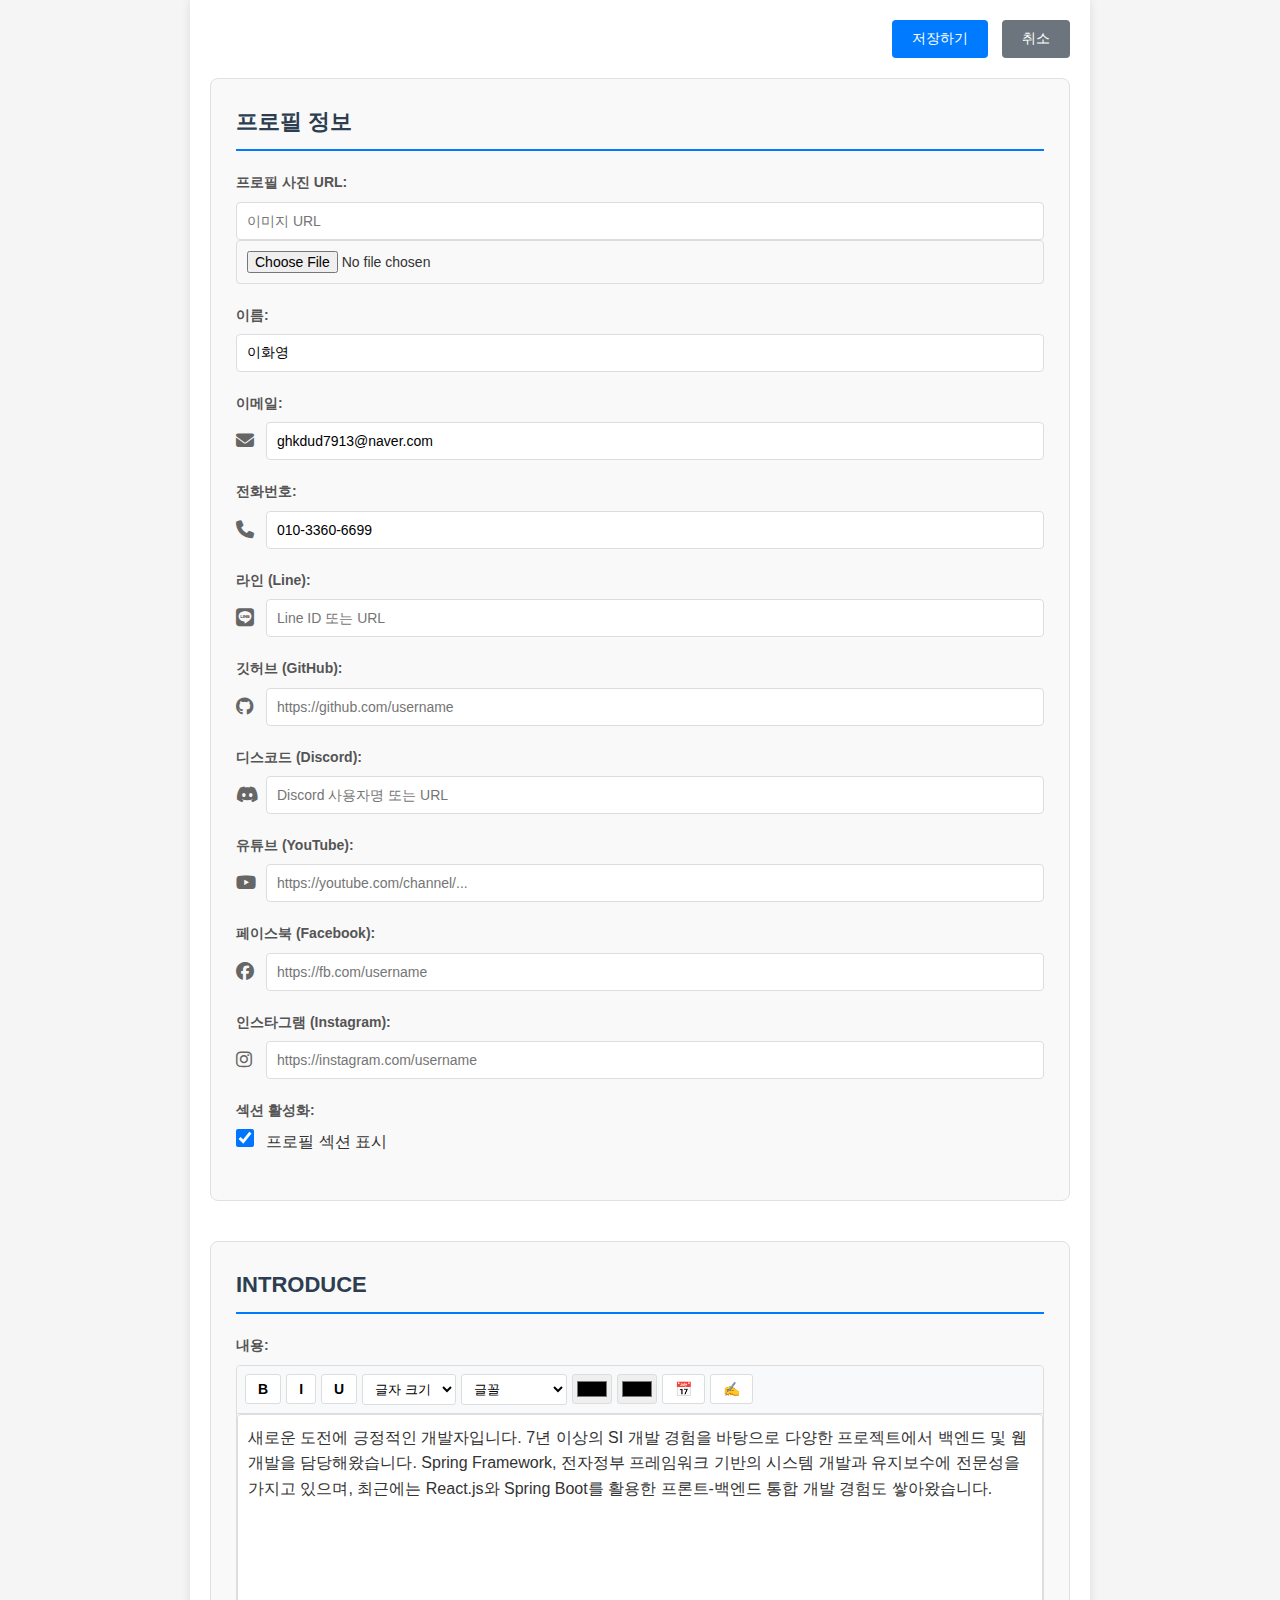
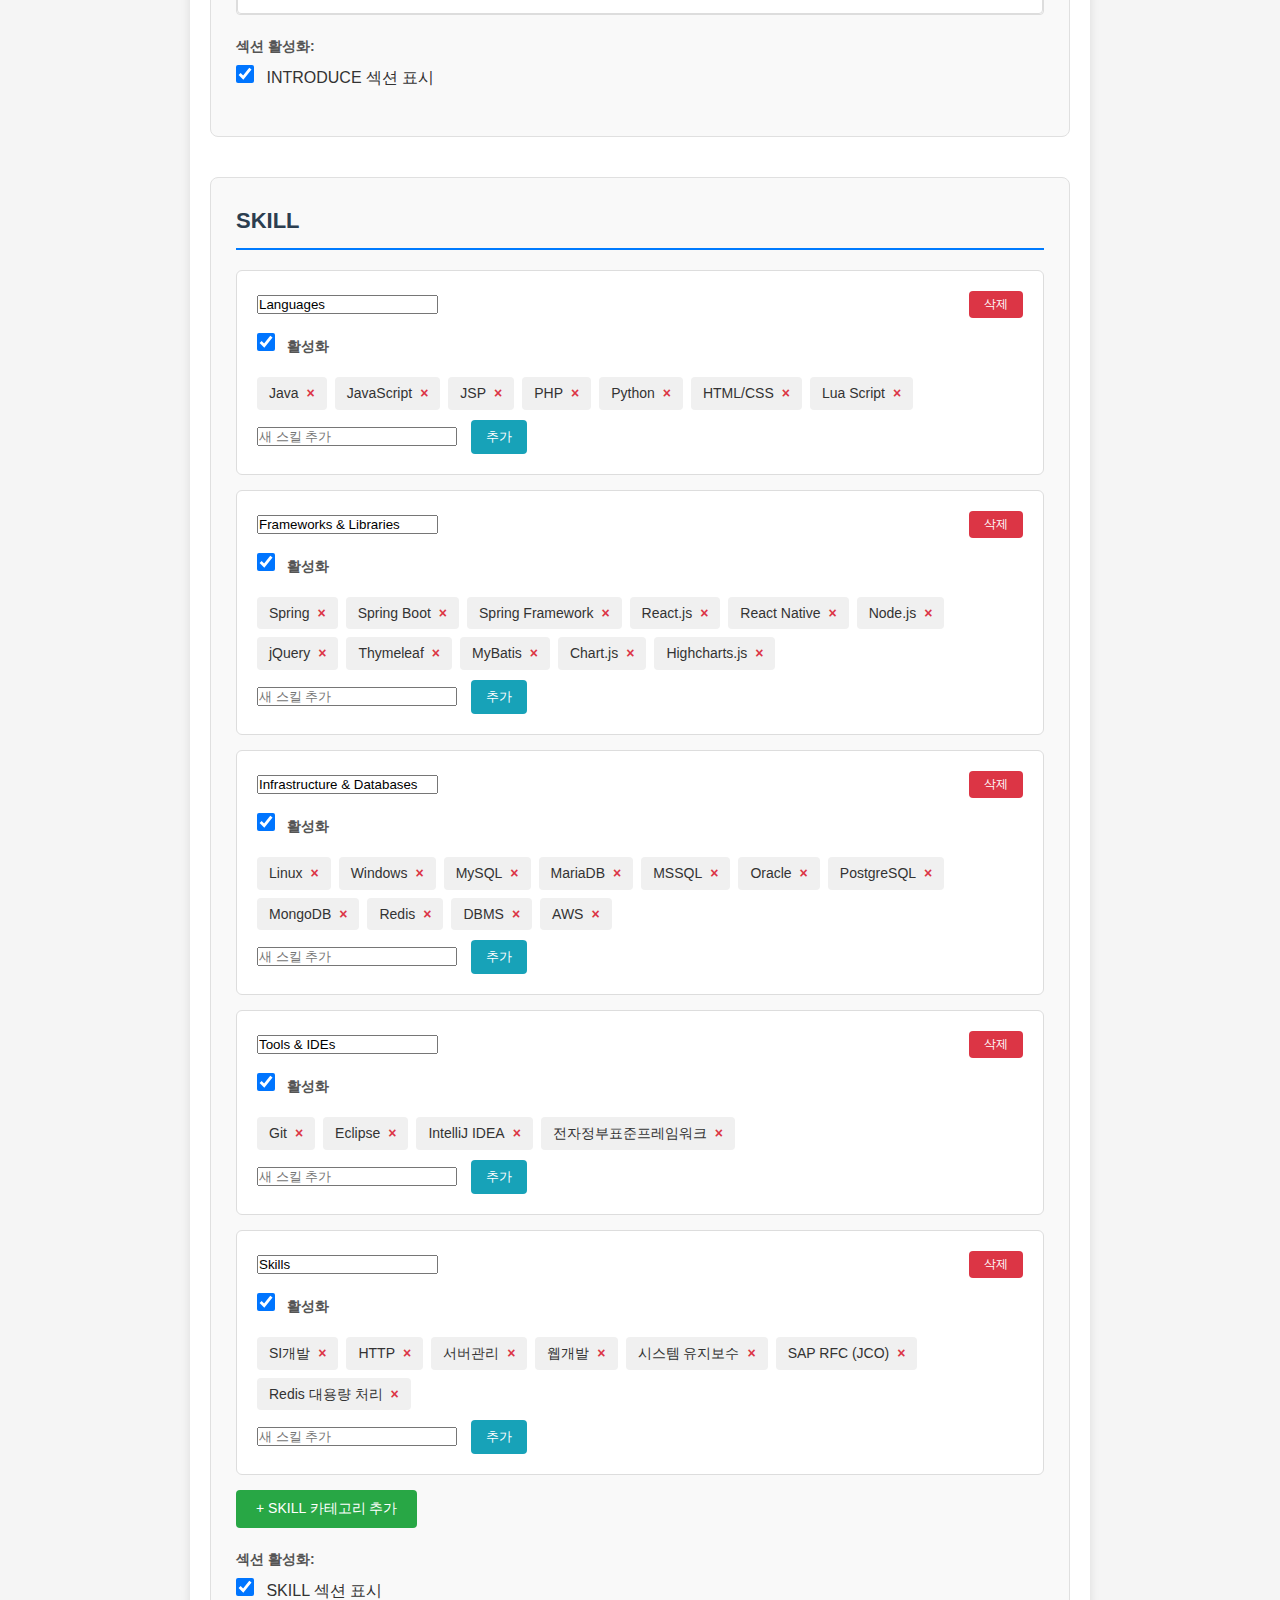
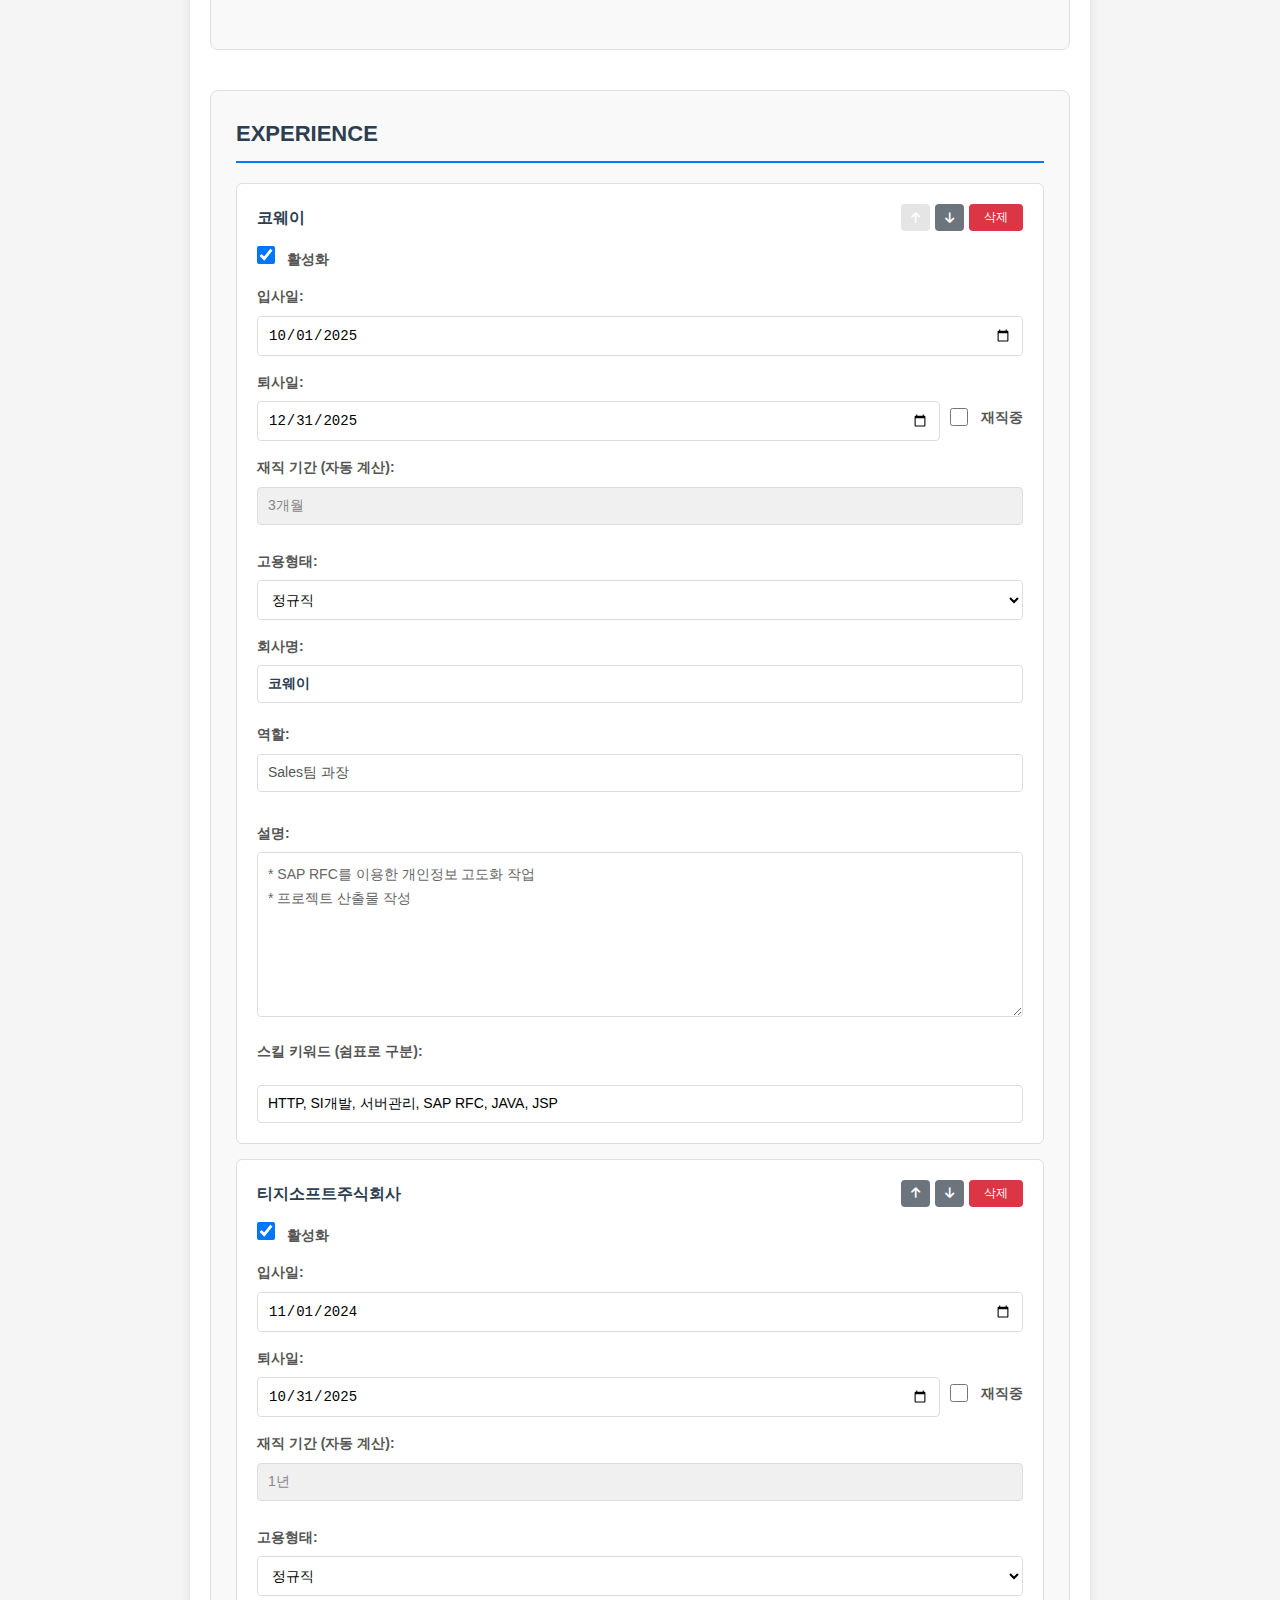
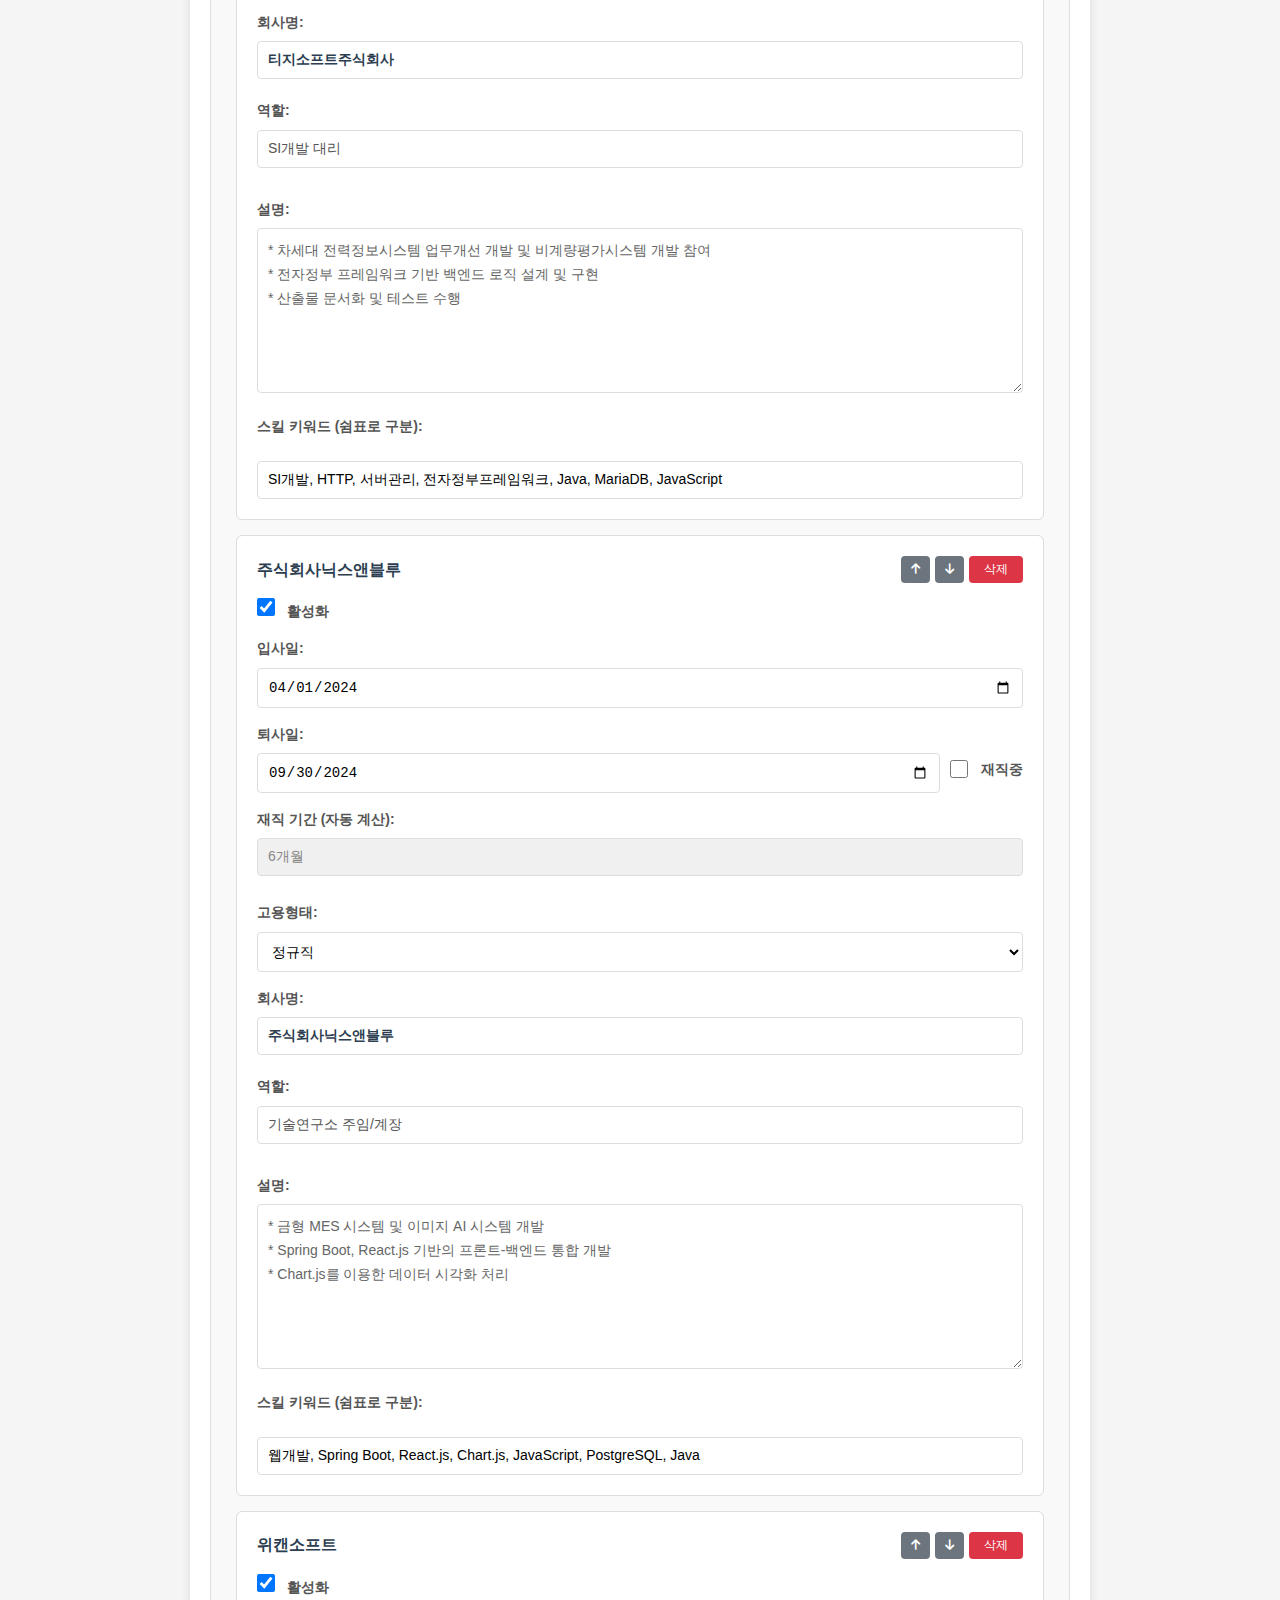
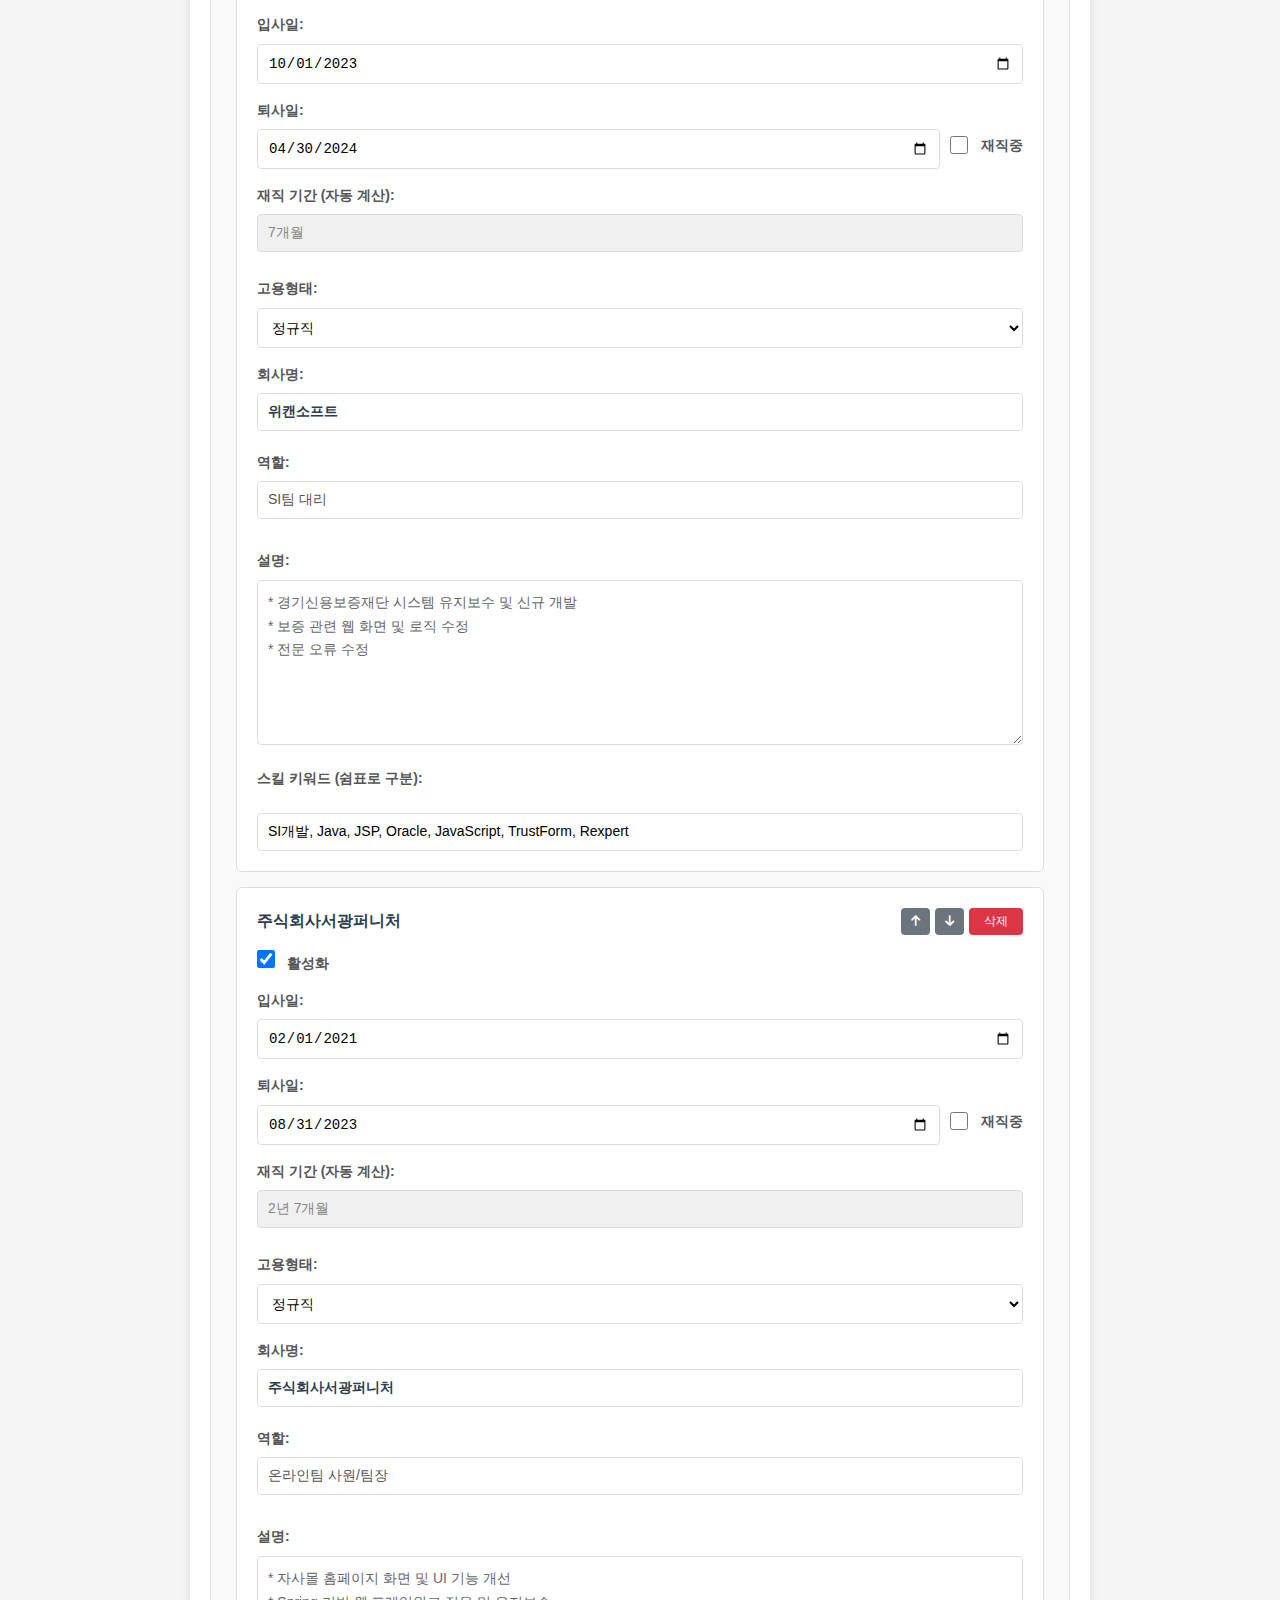
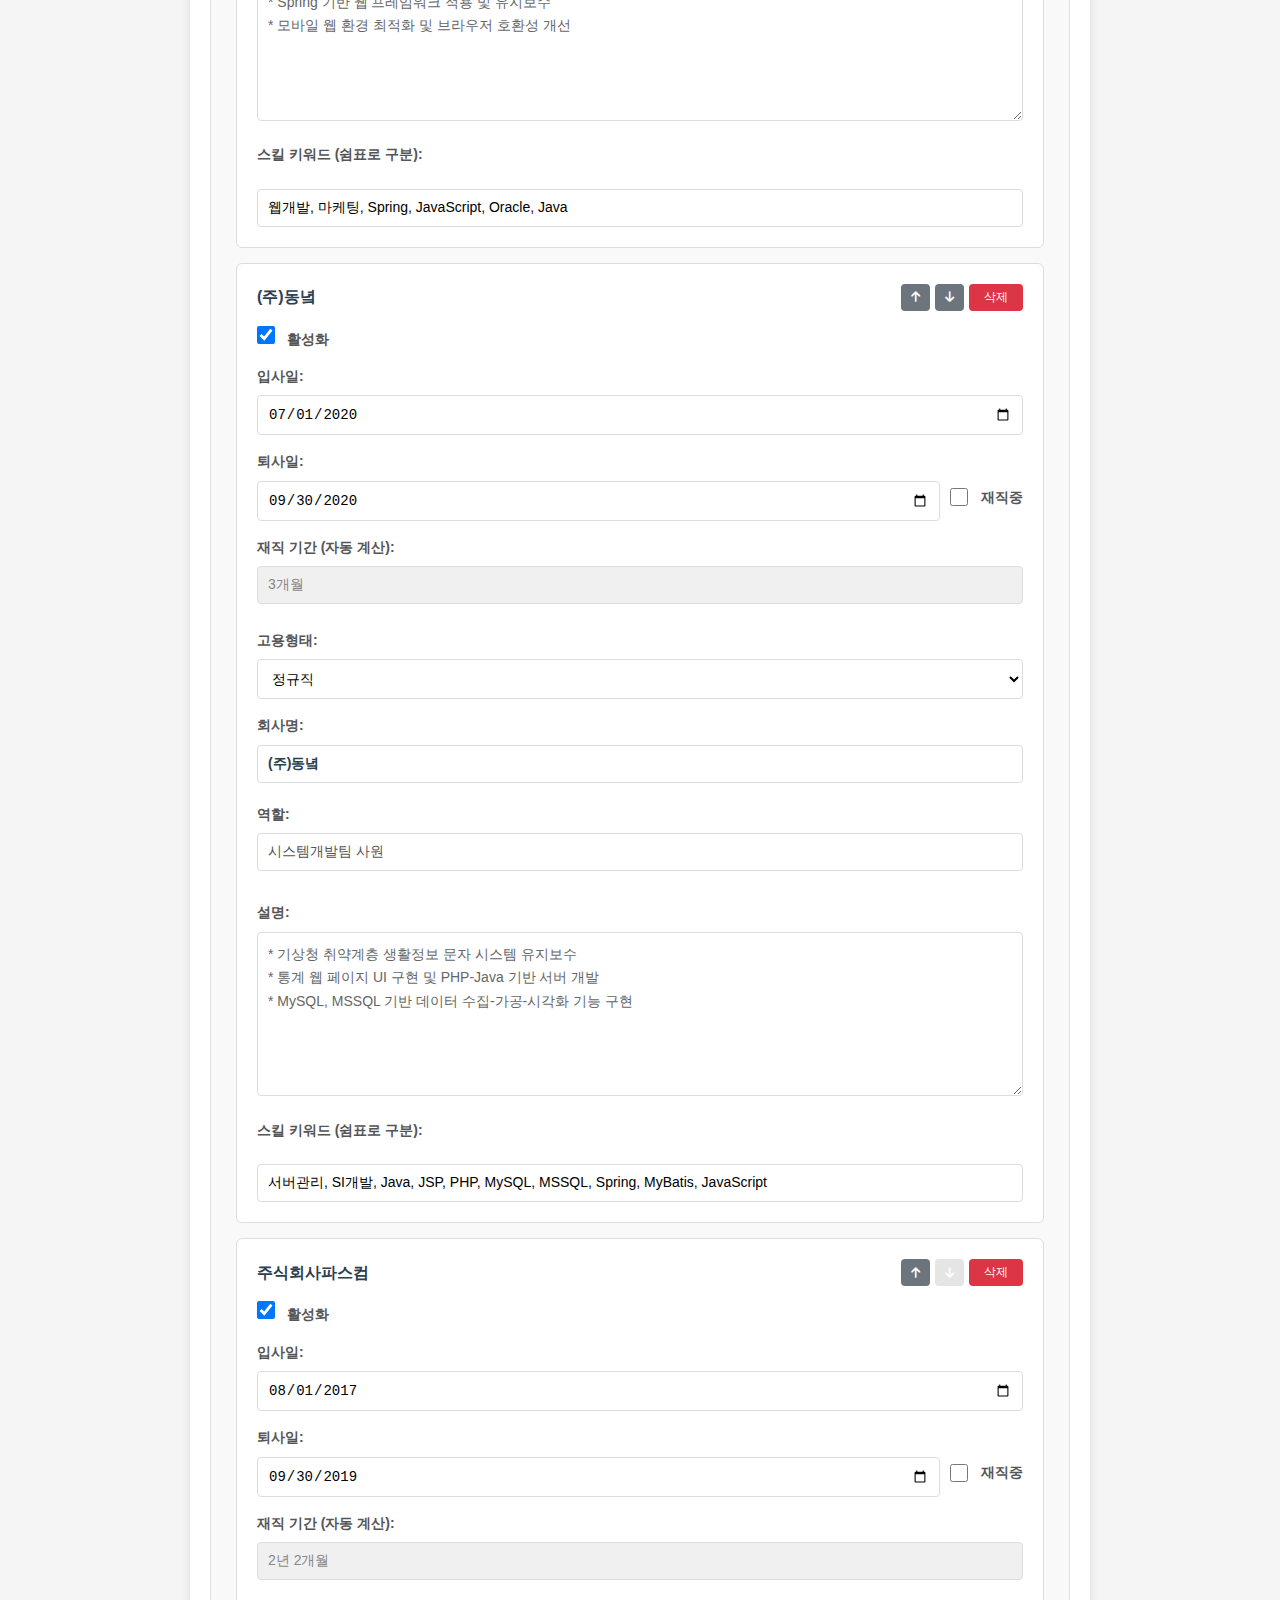
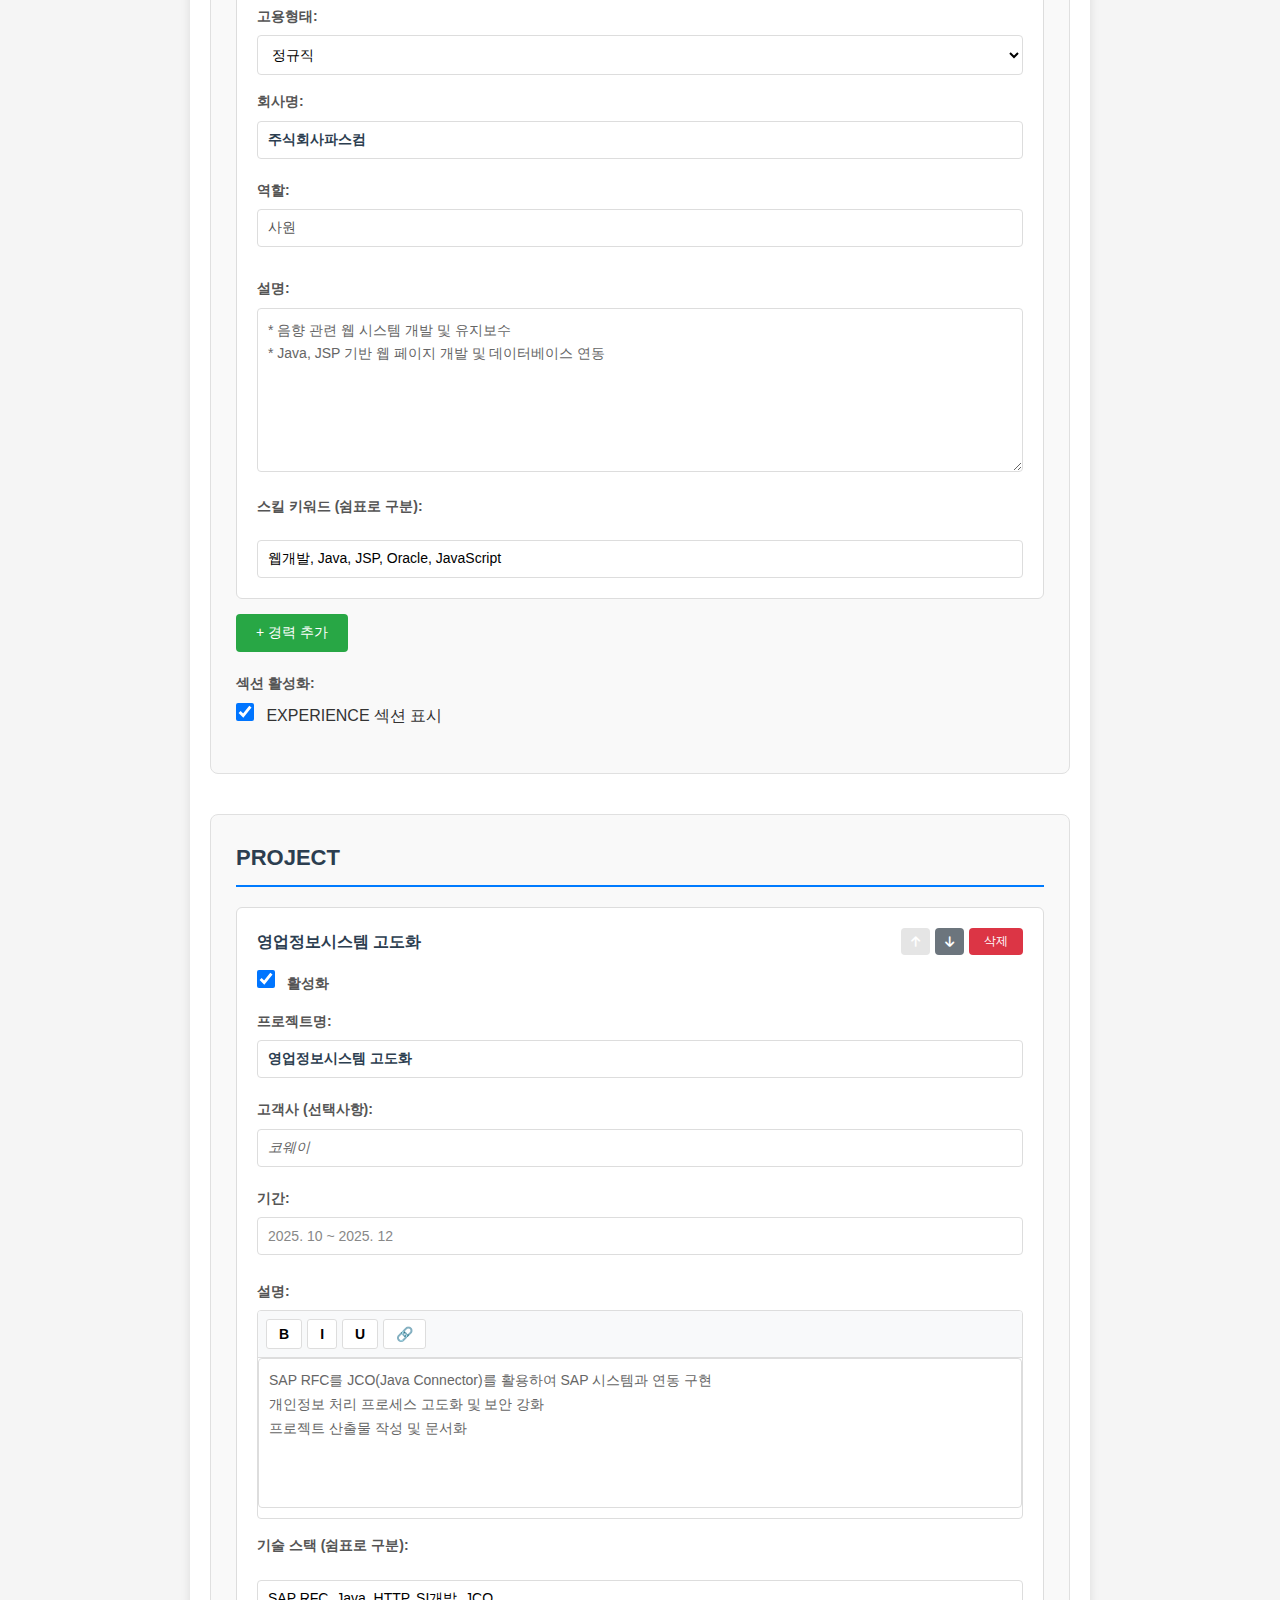
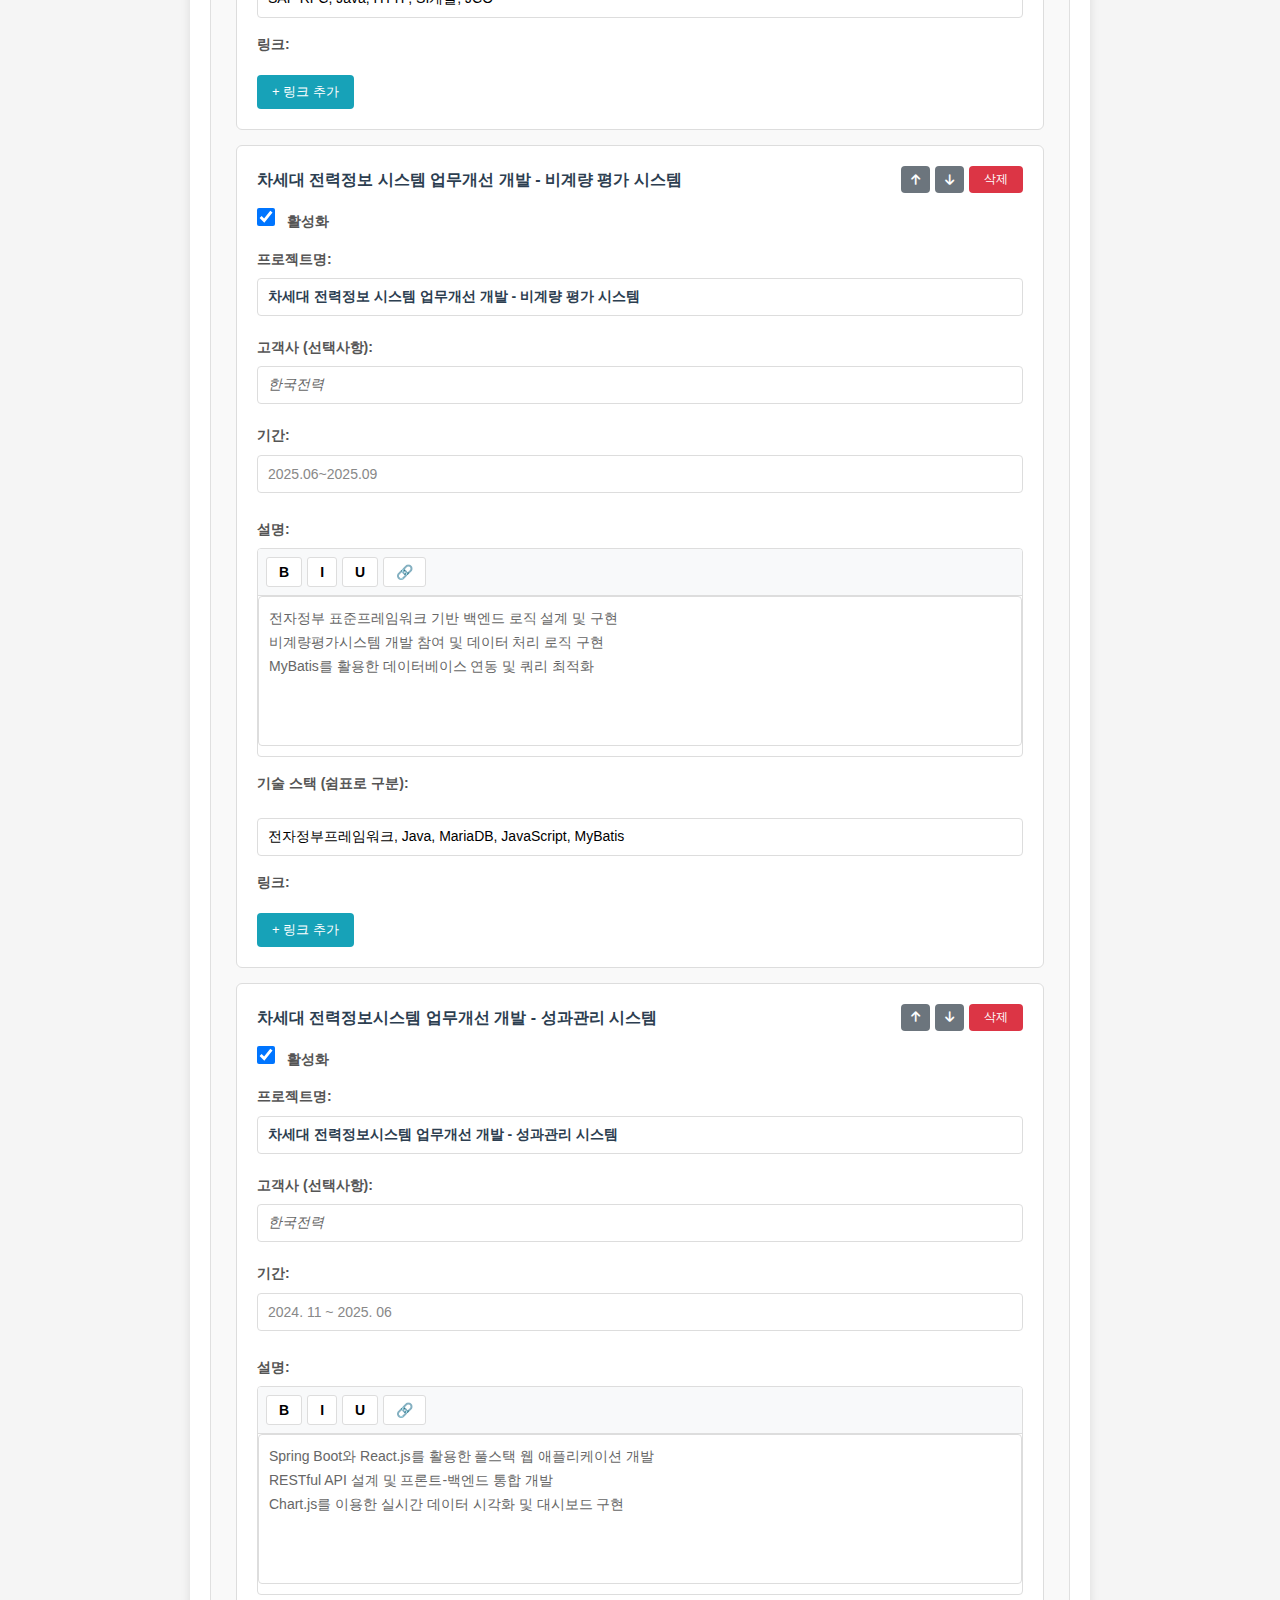
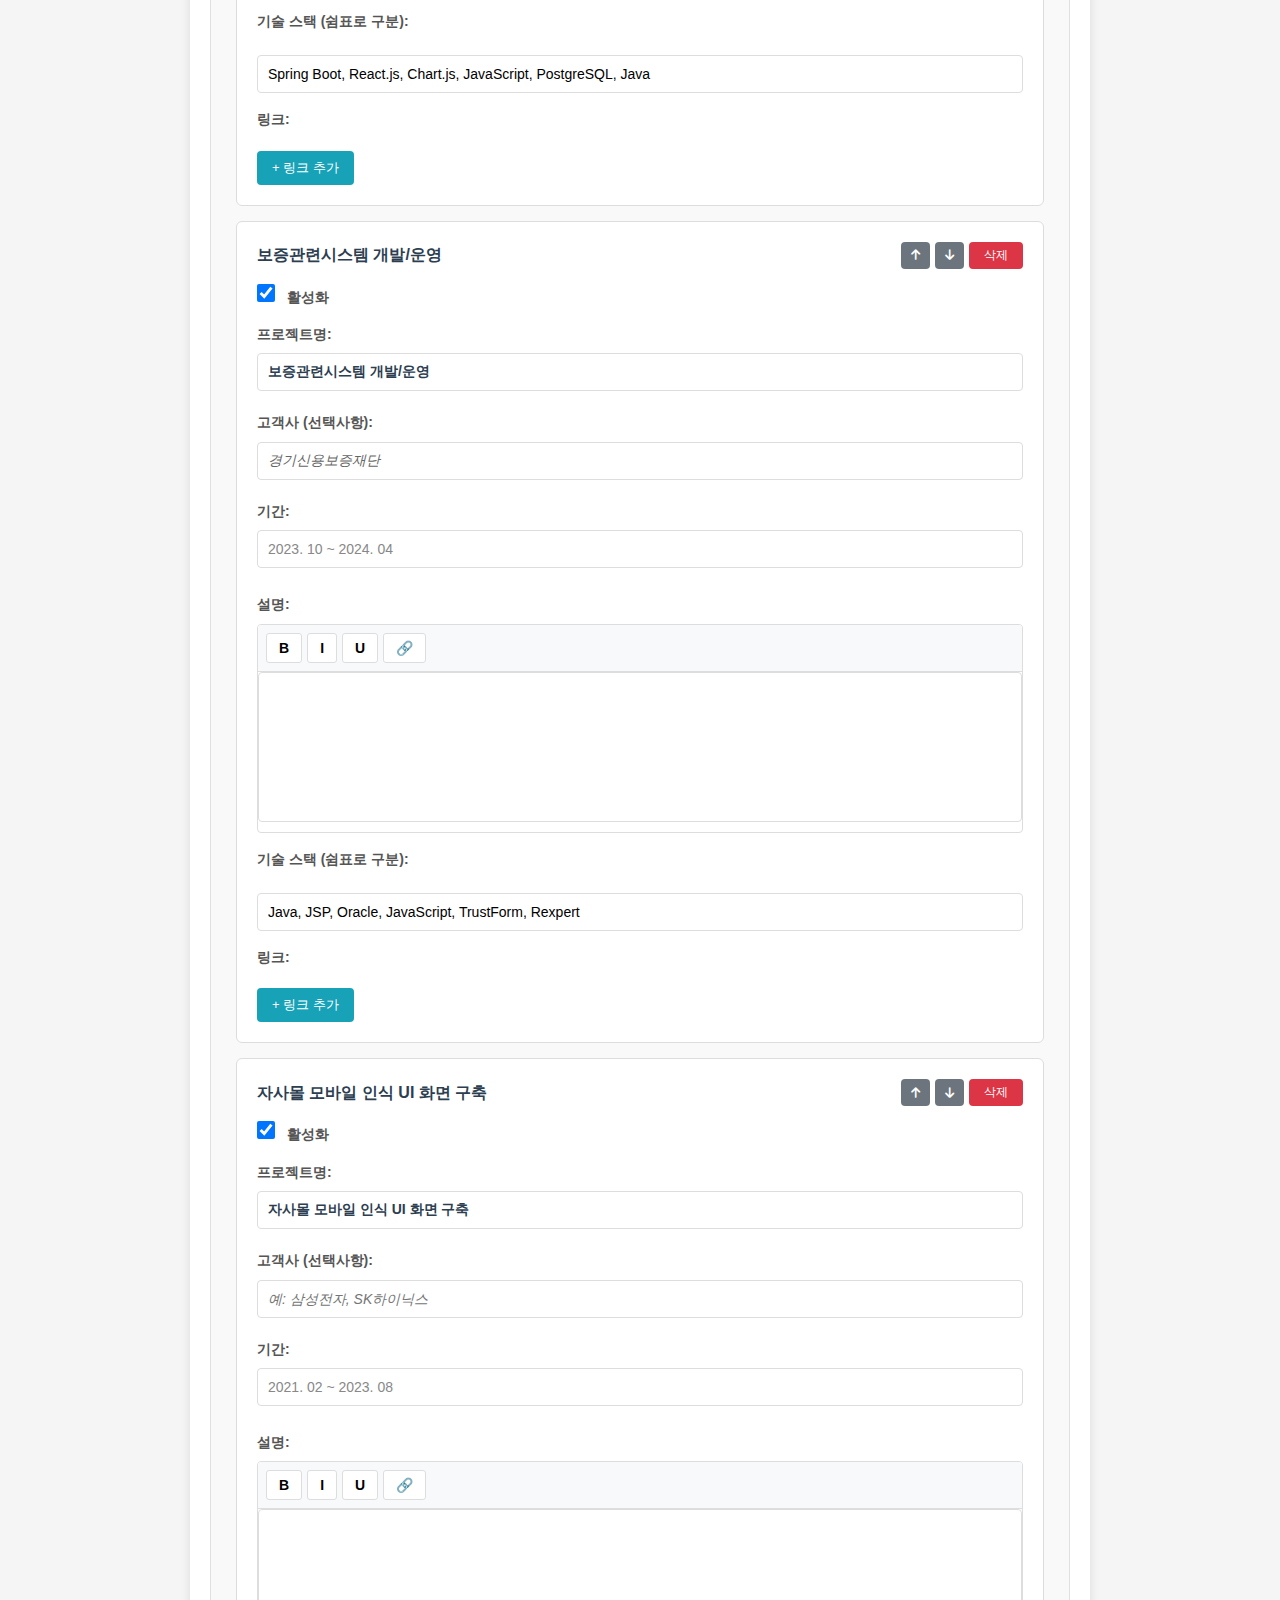
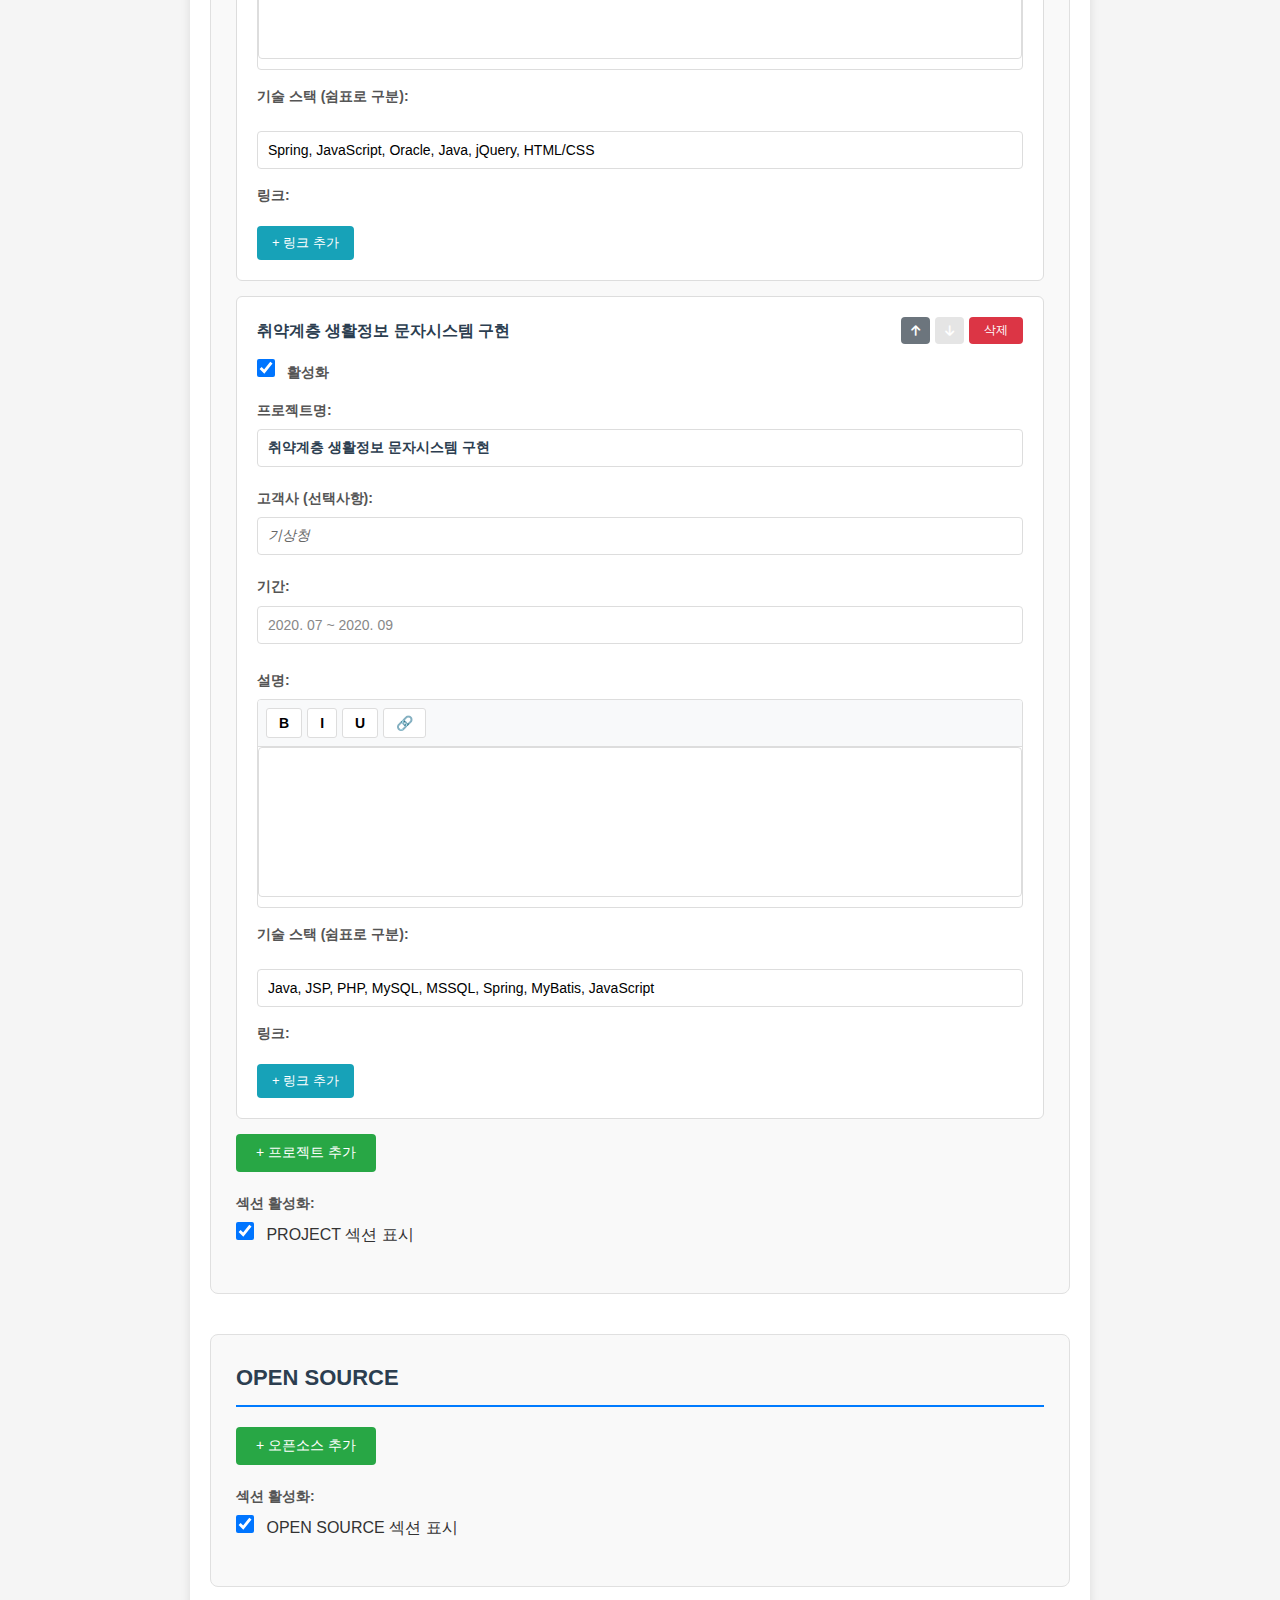
<file: edit.html>
<!DOCTYPE html>
<html lang="ko">
<head>
    <meta charset="UTF-8">
    <meta name="viewport" content="width=device-width, initial-scale=1.0">
    <title>편집 - 개발 경력기술서</title>
    <link rel="stylesheet" href="https://cdnjs.cloudflare.com/ajax/libs/font-awesome/6.4.0/css/all.min.css">
    <link rel="stylesheet" href="styles.css">
    <link rel="stylesheet" href="edit-styles.css">
</head>
<body>
    <div class="container">
        <div class="header-actions">
            <button id="saveBtn" class="save-btn">저장하기</button>
            <button id="cancelBtn" class="cancel-btn">취소</button>
        </div>

        <!-- 프로필 편집 -->
        <div class="edit-section">
            <h2>프로필 정보</h2>
            <div class="form-group">
                <label>프로필 사진 URL:</label>
                <input type="text" id="editProfileImage" placeholder="이미지 URL">
                <input type="file" id="editProfileImageFile" accept="image/*">
                <div id="imageCropContainer" style="display: none; margin-top: 20px;">
                    <div class="crop-preview-container">
                        <div class="crop-preview-wrapper">
                            <img id="cropPreviewImage" style="max-width: 100%; display: block;">
                            <div id="cropOverlay" class="crop-overlay"></div>
                        </div>
                    </div>
                    <div class="crop-controls">
                        <label>크롭 영역 크기:</label>
                        <input type="range" id="cropSizeSlider" min="50" max="200" value="150" style="width: 200px; margin: 0 10px;">
                        <span id="cropSizeValue">150px</span>
                        <button type="button" class="apply-crop-btn" onclick="applyImageCrop()">크롭 적용</button>
                    </div>
                </div>
            </div>
            <div class="form-group">
                <label>이름:</label>
                <input type="text" id="editProfileName" placeholder="이름">
            </div>
            <div class="form-group">
                <label>이메일:</label>
                <div style="display: flex; align-items: center; gap: 10px;">
                    <i class="fas fa-envelope" style="font-size: 18px; color: #666; width: 20px;"></i>
                    <input type="email" id="editProfileEmail" placeholder="이메일" style="flex: 1;">
                </div>
            </div>
            <div class="form-group">
                <label>전화번호:</label>
                <div style="display: flex; align-items: center; gap: 10px;">
                    <i class="fas fa-phone" style="font-size: 18px; color: #666; width: 20px;"></i>
                    <input type="text" id="editProfilePhone" placeholder="전화번호" style="flex: 1;">
                </div>
            </div>
            <div class="form-group">
                <label>라인 (Line):</label>
                <div style="display: flex; align-items: center; gap: 10px;">
                    <i class="fab fa-line" style="font-size: 18px; color: #666; width: 20px;"></i>
                    <input type="text" id="editProfileLine" placeholder="Line ID 또는 URL" style="flex: 1;">
                </div>
            </div>
            <div class="form-group">
                <label>깃허브 (GitHub):</label>
                <div style="display: flex; align-items: center; gap: 10px;">
                    <i class="fab fa-github" style="font-size: 18px; color: #666; width: 20px;"></i>
                    <input type="url" id="editProfileGithub" placeholder="https://github.com/username" style="flex: 1;">
                </div>
            </div>
            <div class="form-group">
                <label>디스코드 (Discord):</label>
                <div style="display: flex; align-items: center; gap: 10px;">
                    <i class="fab fa-discord" style="font-size: 18px; color: #666; width: 20px;"></i>
                    <input type="text" id="editProfileDiscord" placeholder="Discord 사용자명 또는 URL" style="flex: 1;">
                </div>
            </div>
            <div class="form-group">
                <label>유튜브 (YouTube):</label>
                <div style="display: flex; align-items: center; gap: 10px;">
                    <i class="fab fa-youtube" style="font-size: 18px; color: #666; width: 20px;"></i>
                    <input type="url" id="editProfileYoutube" placeholder="https://youtube.com/channel/..." style="flex: 1;">
                </div>
            </div>
            <div class="form-group">
                <label>페이스북 (Facebook):</label>
                <div style="display: flex; align-items: center; gap: 10px;">
                    <i class="fab fa-facebook" style="font-size: 18px; color: #666; width: 20px;"></i>
                    <input type="url" id="editProfileFacebook" placeholder="https://fb.com/username" style="flex: 1;">
                </div>
            </div>
            <div class="form-group">
                <label>인스타그램 (Instagram):</label>
                <div style="display: flex; align-items: center; gap: 10px;">
                    <i class="fab fa-instagram" style="font-size: 18px; color: #666; width: 20px;"></i>
                    <input type="url" id="editProfileInstagram" placeholder="https://instagram.com/username" style="flex: 1;">
                </div>
            </div>
            <div class="form-group">
                <label>섹션 활성화:</label>
                <input type="checkbox" id="editProfileEnabled"> 프로필 섹션 표시
            </div>
        </div>

        <!-- INTRODUCE 편집 -->
        <div class="edit-section">
            <h2>INTRODUCE</h2>
            <div class="form-group">
                <label>내용:</label>
                <div class="rich-text-editor">
                    <div class="editor-toolbar">
                        <button type="button" class="toolbar-btn" onclick="formatText('bold')" title="굵게">B</button>
                        <button type="button" class="toolbar-btn" onclick="formatText('italic')" title="기울임">I</button>
                        <button type="button" class="toolbar-btn" onclick="formatText('underline')" title="밑줄">U</button>
                        <select class="toolbar-select" id="fontSizeSelect" onchange="formatText('fontSize', this.value)">
                            <option value="">글자 크기</option>
                            <option value="12px">12px</option>
                            <option value="14px">14px</option>
                            <option value="16px">16px</option>
                            <option value="18px">18px</option>
                            <option value="20px">20px</option>
                            <option value="24px">24px</option>
                        </select>
                        <select class="toolbar-select" id="fontFamilySelect" onchange="formatText('fontFamily', this.value)">
                            <option value="">글꼴</option>
                            <option value="serif">Serif</option>
                            <option value="sans-serif">Sans-serif</option>
                            <option value="monospace">Monospace</option>
                            <option value="cursive">Cursive</option>
                        </select>
                        <input type="color" class="toolbar-color" id="fontColorPicker" onchange="formatText('foreColor', this.value)" title="글자 색상">
                        <input type="color" class="toolbar-color" id="bgColorPicker" onchange="formatText('backColor', this.value)" title="배경 색상">
                        <button type="button" class="toolbar-btn" onclick="insertSpecialText('date')" title="날짜 삽입">📅</button>
                        <button type="button" class="toolbar-btn" onclick="insertSpecialText('signature')" title="서명 삽입">✍️</button>
                    </div>
                    <div id="editIntroduce" contenteditable="true" class="rich-text-content" style="min-height: 200px; border: 1px solid #ddd; padding: 10px; border-radius: 4px;"></div>
                </div>
            </div>
            <div class="form-group">
                <label>섹션 활성화:</label>
                <input type="checkbox" id="editIntroduceEnabled"> INTRODUCE 섹션 표시
            </div>
        </div>

        <!-- SKILL 편집 -->
        <div class="edit-section">
            <h2>SKILL</h2>
            <div id="skillEditContainer"></div>
            <button type="button" class="add-btn" id="addSkillBtn">+ SKILL 카테고리 추가</button>
            <div class="form-group">
                <label>섹션 활성화:</label>
                <input type="checkbox" id="editSkillEnabled"> SKILL 섹션 표시
            </div>
        </div>

        <!-- EXPERIENCE 편집 -->
        <div class="edit-section">
            <h2>EXPERIENCE</h2>
            <div id="experienceEditContainer"></div>
            <button type="button" class="add-btn" id="addExperienceBtn">+ 경력 추가</button>
            <div class="form-group">
                <label>섹션 활성화:</label>
                <input type="checkbox" id="editExperienceEnabled"> EXPERIENCE 섹션 표시
            </div>
        </div>

        <!-- PROJECT 편집 -->
        <div class="edit-section">
            <h2>PROJECT</h2>
            <div id="projectEditContainer"></div>
            <button type="button" class="add-btn" id="addProjectBtn">+ 프로젝트 추가</button>
            <div class="form-group">
                <label>섹션 활성화:</label>
                <input type="checkbox" id="editProjectEnabled"> PROJECT 섹션 표시
            </div>
        </div>

        <!-- OPEN SOURCE 편집 -->
        <div class="edit-section">
            <h2>OPEN SOURCE</h2>
            <div id="opensourceEditContainer"></div>
            <button type="button" class="add-btn" id="addOpensourceBtn">+ 오픈소스 추가</button>
            <div class="form-group">
                <label>섹션 활성화:</label>
                <input type="checkbox" id="editOpensourceEnabled"> OPEN SOURCE 섹션 표시
            </div>
        </div>

        <!-- EDUCATION 편집 -->
        <div class="edit-section">
            <h2>EDUCATION</h2>
            <div id="educationEditContainer"></div>
            <button type="button" class="add-btn" id="addEducationBtn">+ 학력 추가</button>
            <div class="form-group">
                <label>섹션 활성화:</label>
                <input type="checkbox" id="editEducationEnabled"> EDUCATION 섹션 표시
            </div>
        </div>

        <!-- ETC 편집 -->
        <div class="edit-section">
            <h2>ETC</h2>
            <div id="etcEditContainer"></div>
            <button type="button" class="add-btn" id="addEtcBtn">+ 항목 추가</button>
            <div class="form-group">
                <label>섹션 활성화:</label>
                <input type="checkbox" id="editEtcEnabled"> ETC 섹션 표시
            </div>
        </div>

        <!-- ARTICLE 편집 -->
        <div class="edit-section">
            <h2>ARTICLE</h2>
            <div id="articleEditContainer"></div>
            <button type="button" class="add-btn" id="addArticleBtn">+ 아티클 추가</button>
            <div class="form-group">
                <label>섹션 활성화:</label>
                <input type="checkbox" id="editArticleEnabled"> ARTICLE 섹션 표시
            </div>
        </div>

        <!-- 자기소개서 편집 -->
        <div class="edit-section">
            <h2>COVER LETTER</h2>
            <div id="coverLetterEditContainer"></div>
            <button type="button" class="add-btn" id="addCoverLetterBtn">+ 자기소개서 추가</button>
            <div class="form-group">
                <label>섹션 활성화:</label>
                <input type="checkbox" id="editCoverLetterEnabled"> COVER LETTER 섹션 표시
            </div>
        </div>

        <!-- 포트폴리오 편집 -->
        <div class="edit-section">
            <h2>PORTFOLIO</h2>
            <div id="portfolioEditContainer"></div>
            <button type="button" class="add-btn" id="addPortfolioBtn">+ 포트폴리오 추가</button>
            <div class="form-group">
                <label>섹션 활성화:</label>
                <input type="checkbox" id="editPortfolioEnabled"> PORTFOLIO 섹션 표시
            </div>
        </div>

        <!-- 섹션 순서 설정 -->
        <div class="edit-section">
            <h2>섹션 노출 순서 설정</h2>
            <div class="form-group">
                <label>EXPERIENCE 순서:</label>
                <input type="number" id="sectionOrderExperience" min="1" max="8" value="1" style="width: 80px;">
            </div>
            <div class="form-group">
                <label>PROJECT 순서:</label>
                <input type="number" id="sectionOrderProject" min="1" max="8" value="2" style="width: 80px;">
            </div>
            <div class="form-group">
                <label>OPEN SOURCE 순서:</label>
                <input type="number" id="sectionOrderOpensource" min="1" max="8" value="3" style="width: 80px;">
            </div>
            <div class="form-group">
                <label>EDUCATION 순서:</label>
                <input type="number" id="sectionOrderEducation" min="1" max="8" value="4" style="width: 80px;">
            </div>
            <div class="form-group">
                <label>ETC 순서:</label>
                <input type="number" id="sectionOrderEtc" min="1" max="8" value="5" style="width: 80px;">
            </div>
            <div class="form-group">
                <label>ARTICLE 순서:</label>
                <input type="number" id="sectionOrderArticle" min="1" max="8" value="6" style="width: 80px;">
            </div>
            <div class="form-group">
                <label>COVER LETTER 순서:</label>
                <input type="number" id="sectionOrderCoverLetter" min="1" max="8" value="7" style="width: 80px;">
            </div>
            <div class="form-group">
                <label>PORTFOLIO 순서:</label>
                <input type="number" id="sectionOrderPortfolio" min="1" max="8" value="8" style="width: 80px;">
            </div>
            <p style="font-size: 12px; color: #666; margin-top: 10px;">숫자가 작을수록 먼저 표시됩니다. (1이 가장 먼저)</p>
        </div>
    </div>

    <!-- 링크 삽입 모달 -->
    <div id="linkModal" class="modal" style="display: none;">
        <div class="modal-content">
            <div class="modal-header">
                <h3>링크 삽입</h3>
                <button type="button" class="modal-close" onclick="closeLinkModal()">&times;</button>
            </div>
            <div class="modal-body">
                <div class="form-group">
                    <label>URL:</label>
                    <input type="url" id="linkModalUrl" placeholder="https://example.com" style="width: 100%; padding: 8px; margin-top: 5px;">
                    <button type="button" class="paste-btn" onclick="pasteFromClipboard('url')" style="margin-top: 5px; padding: 5px 10px; background: #f0f0f0; border: 1px solid #ddd; border-radius: 4px; cursor: pointer;">
                        <i class="fas fa-paste"></i> 클립보드에서 붙여넣기
                    </button>
                </div>
                <div class="form-group">
                    <label>링크 텍스트 (선택사항):</label>
                    <input type="text" id="linkModalText" placeholder="링크 텍스트를 입력하세요 (비워두면 URL이 표시됩니다)" style="width: 100%; padding: 8px; margin-top: 5px;">
                    <button type="button" class="paste-btn" onclick="pasteFromClipboard('text')" style="margin-top: 5px; padding: 5px 10px; background: #f0f0f0; border: 1px solid #ddd; border-radius: 4px; cursor: pointer;">
                        <i class="fas fa-paste"></i> 클립보드에서 붙여넣기
                    </button>
                </div>
            </div>
            <div class="modal-footer">
                <button type="button" class="cancel-btn" onclick="closeLinkModal()">취소</button>
                <button type="button" class="save-btn" onclick="insertLinkFromModal()">삽입</button>
            </div>
        </div>
    </div>

    <script src="script.js"></script>
    <script src="edit.js"></script>
</body>
</html>
</file>
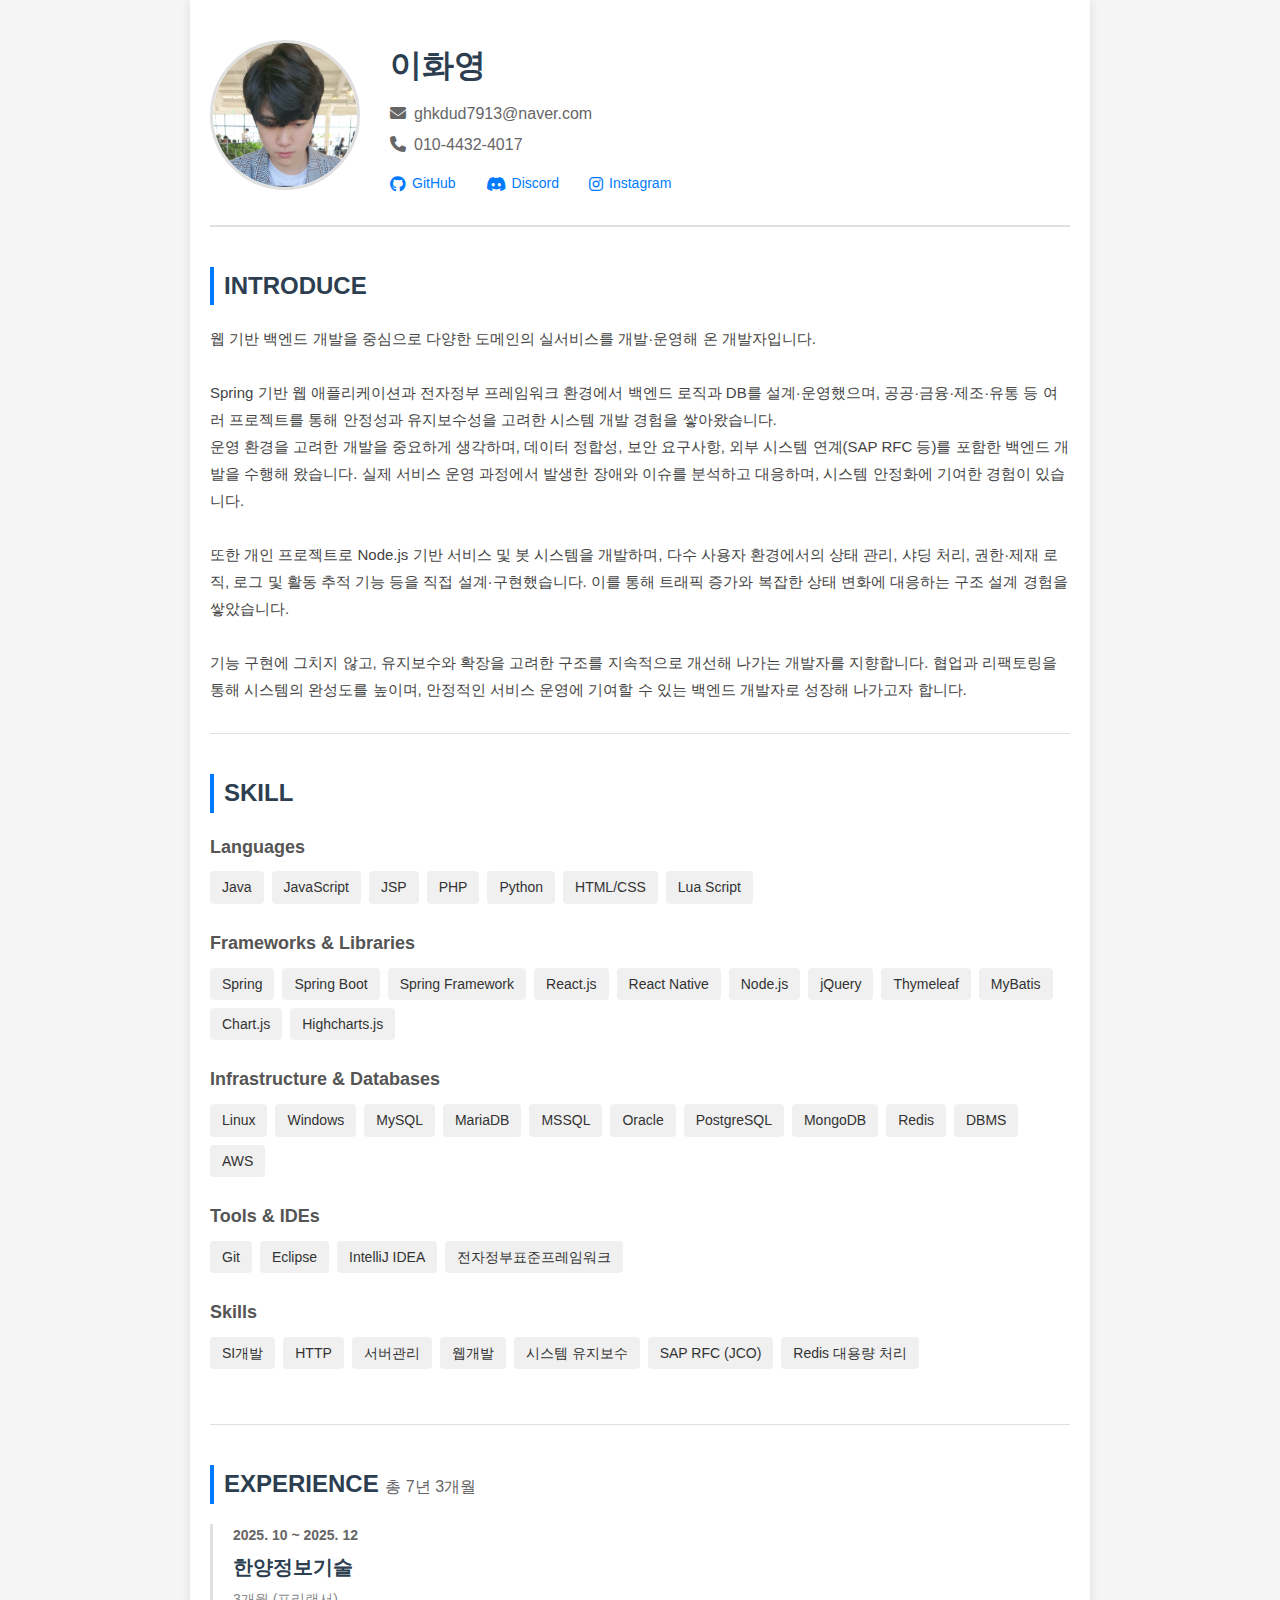
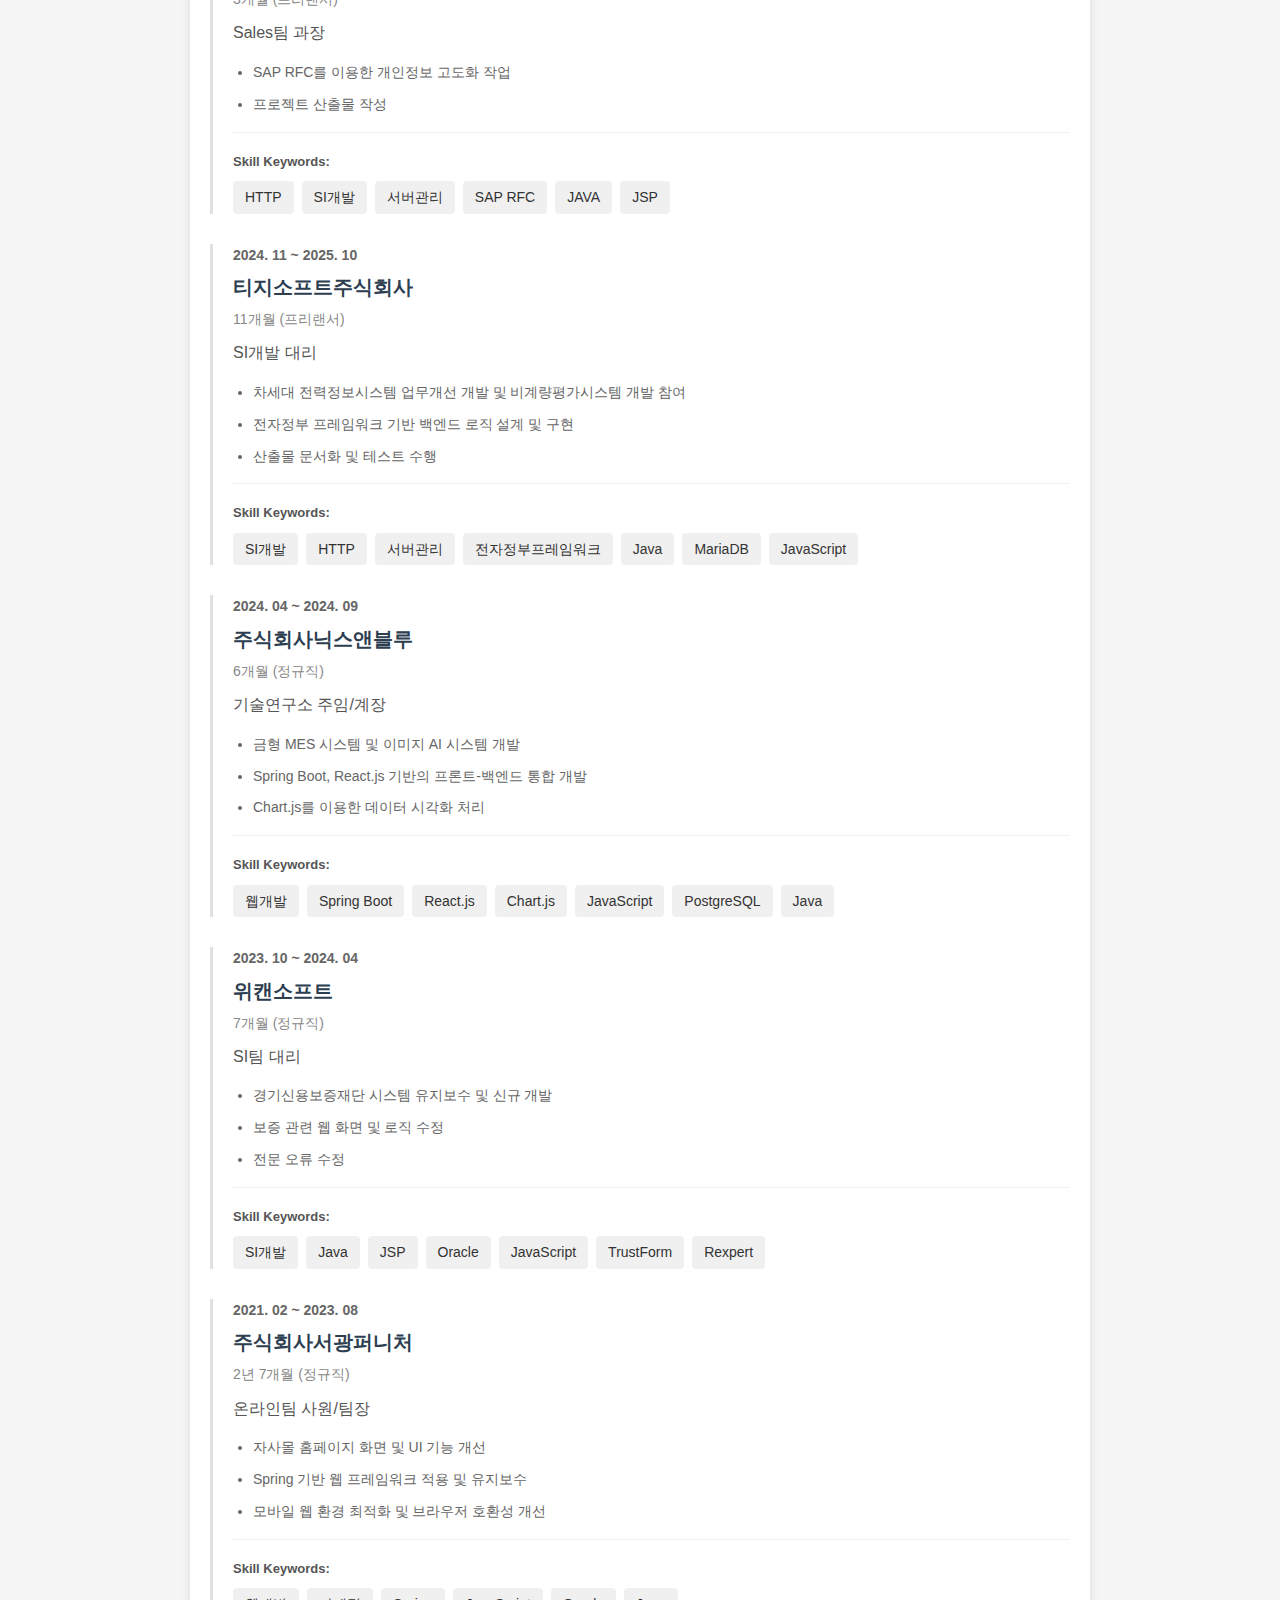
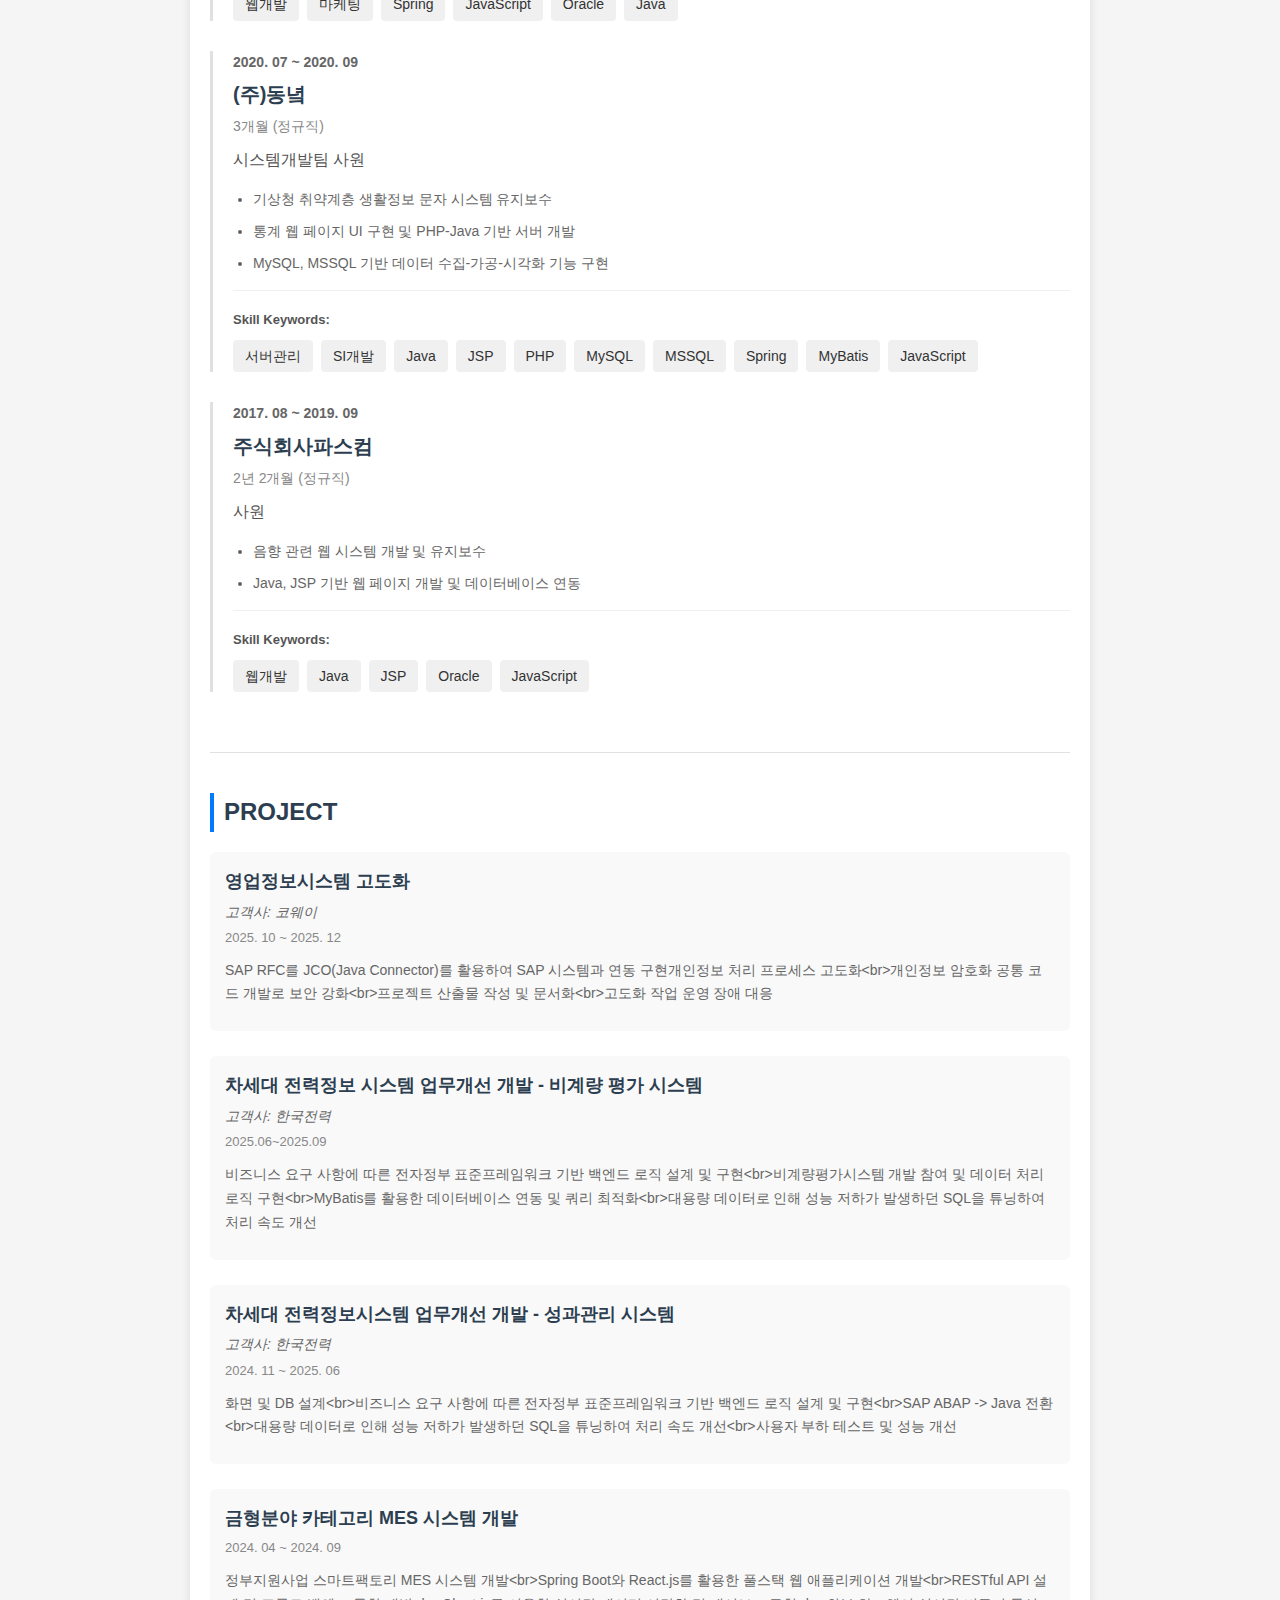
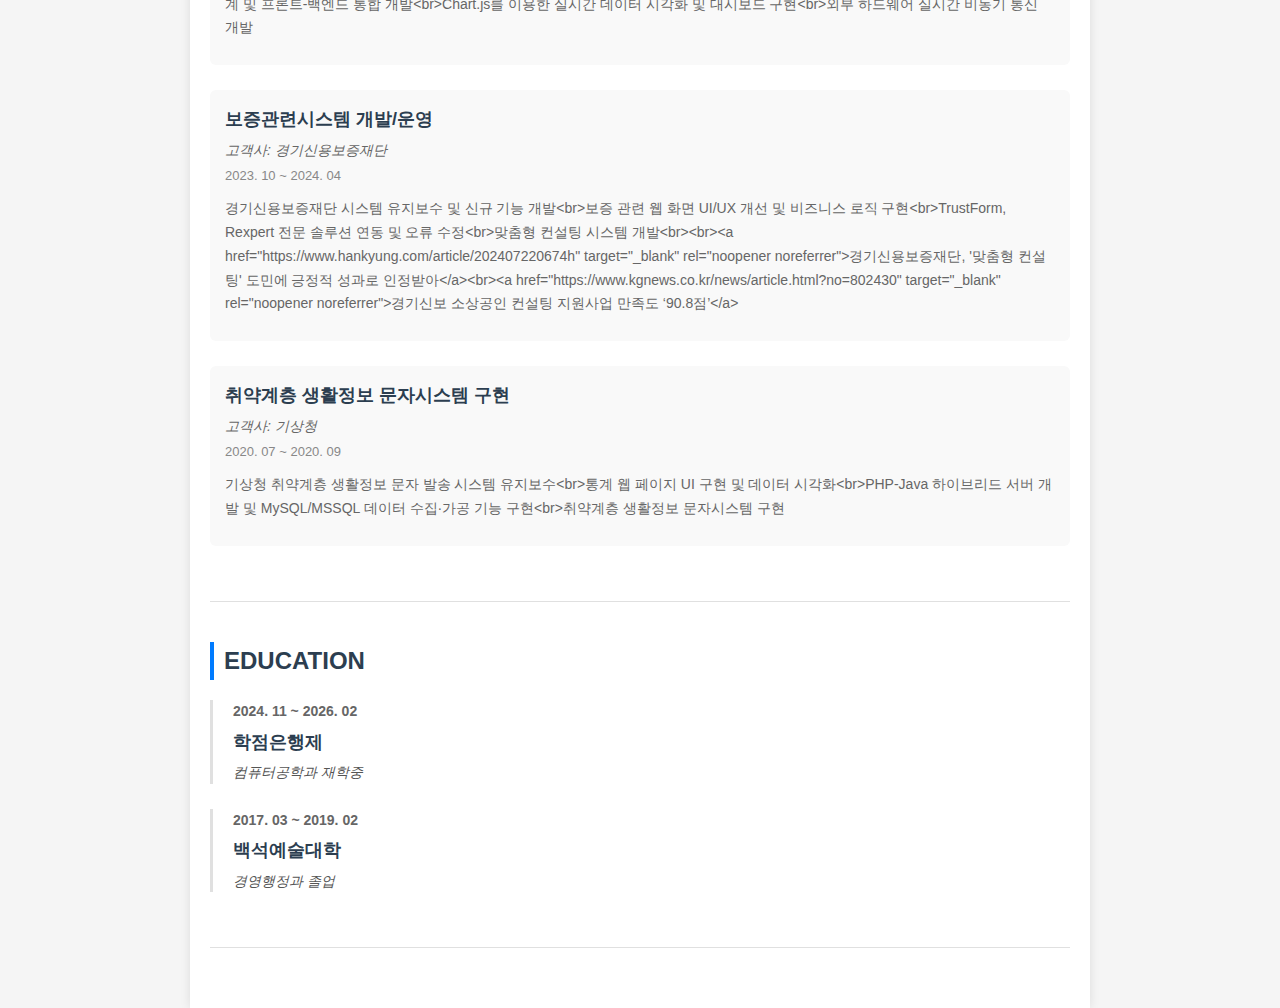
<file: etteuProfile.html>
<!DOCTYPE html>
<html lang="ko">
<head>
    <meta charset="UTF-8">
    <meta name="viewport" content="width=device-width, initial-scale=1.0">
    <title>Profile - 개발 경력기술서</title>
    <link rel="stylesheet" href="https://cdnjs.cloudflare.com/ajax/libs/font-awesome/6.4.0/css/all.min.css">
    <link rel="stylesheet" href="styles.css">
</head>
<body>
    <div class="container" style="padding-top: 40px;">
        <div class="profile-section" id="profileSection">
            <div class="profile-header">
                <div class="profile-image-container">
                    <img id="profileImage" src="" alt="Profile" class="profile-image">
                </div>
                <div class="profile-info">
                    <h1 id="profileName">이화영 (이뜨)</h1>
                    <p id="profileEmail">ghkdud7913@naver.com</p>
                    <p id="profilePhone" class="contact-info"></p>
                    <div class="profile-links" id="profileLinks"></div>
                </div>
            </div>
        </div>

        <div class="section" id="introduceSection">
            <h2>INTRODUCE</h2>
            <div id="introduceContent" class="content"></div>
        </div>

        <div class="section" id="skillSection">
            <h2>SKILL</h2>
            <div id="skillContent"></div>
        </div>

        <div class="section" id="experienceSection">
            <h2>EXPERIENCE</h2>
            <div id="experienceContent"></div>
        </div>

        <div class="section" id="projectSection">
            <h2>PROJECT</h2>
            <div id="projectContent"></div>
        </div>

        <div class="section" id="opensourceSection">
            <h2>OPEN SOURCE</h2>
            <div id="opensourceContent"></div>
        </div>

        <div class="section" id="educationSection">
            <h2>EDUCATION</h2>
            <div id="educationContent"></div>
        </div>

        <div class="section" id="etcSection">
            <h2>ETC</h2>
            <div id="etcContent"></div>
        </div>

        <div class="section" id="articleSection">
            <h2>ARTICLE</h2>
            <div id="articleContent"></div>
        </div>

        <div class="section" id="coverLetterSection">
            <h2>COVER LETTER</h2>
            <div id="coverLetterContent"></div>
        </div>

        <div class="section" id="portfolioSection">
            <h2>PORTFOLIO</h2>
            <div id="portfolioContent"></div>
        </div>
    </div>

    <!-- 최상단 이동 버튼 -->
    <button id="scrollToTopBtn" class="scroll-to-top-btn" title="맨 위로">
        <i class="fas fa-arrow-up"></i>
    </button>

    <script src="script.js"></script>
    <script>
        // etteuProfile.html 전용 스크립트 - profile-data.json 파일에서 데이터 로드
        document.addEventListener('DOMContentLoaded', async function() {
            try {
                // profile-data.json 파일 읽기
                const response = await fetch('profile-data.json');
                if (!response.ok) {
                    throw new Error(`HTTP error! status: ${response.status}`);
                }
                const data = await response.json();
                
                // ProfileData.load()를 임시로 오버라이드하여 JSON 데이터 반환
                const originalLoad = ProfileData.load;
                ProfileData.load = function() {
                    return data;
                };
                
                // 렌더링 실행
                renderProfile();
                
                // 원래 함수 복원 (필요한 경우)
                // ProfileData.load = originalLoad;
                
                // 스크롤 투 탑 초기화
                initScrollToTop();
            } catch (error) {
                console.error('데이터 로드 오류:', error);
                alert('profile-data.json 파일을 불러오는 중 오류가 발생했습니다.\n\n오류: ' + error.message);
            }
        });
    </script>
</body>
</html>
</file>
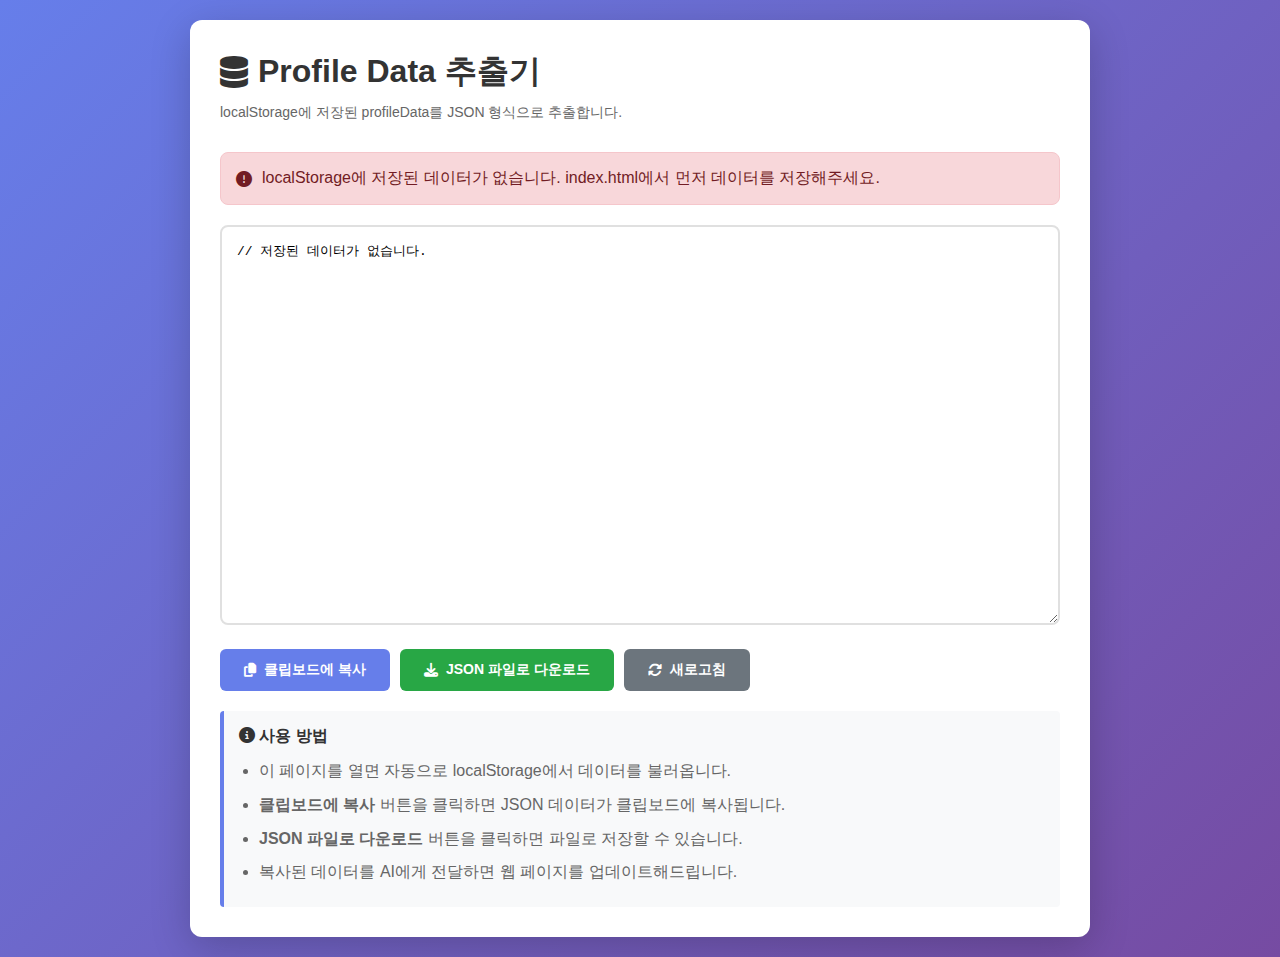
<file: extract-profile-data.html>
<!DOCTYPE html>
<html lang="ko">
<head>
    <meta charset="UTF-8">
    <meta name="viewport" content="width=device-width, initial-scale=1.0">
    <title>Profile Data 추출</title>
    <link rel="stylesheet" href="https://cdnjs.cloudflare.com/ajax/libs/font-awesome/6.4.0/css/all.min.css">
    <style>
        * {
            margin: 0;
            padding: 0;
            box-sizing: border-box;
        }

        body {
            font-family: -apple-system, BlinkMacSystemFont, 'Segoe UI', Roboto, 'Helvetica Neue', Arial, sans-serif;
            background: linear-gradient(135deg, #667eea 0%, #764ba2 100%);
            min-height: 100vh;
            padding: 20px;
            display: flex;
            justify-content: center;
            align-items: center;
        }

        .container {
            background: white;
            border-radius: 12px;
            box-shadow: 0 10px 40px rgba(0, 0, 0, 0.2);
            padding: 30px;
            max-width: 900px;
            width: 100%;
        }

        h1 {
            color: #333;
            margin-bottom: 10px;
            display: flex;
            align-items: center;
            gap: 10px;
        }

        .subtitle {
            color: #666;
            margin-bottom: 30px;
            font-size: 14px;
        }

        .status {
            padding: 15px;
            border-radius: 8px;
            margin-bottom: 20px;
            display: flex;
            align-items: center;
            gap: 10px;
        }

        .status.success {
            background-color: #d4edda;
            color: #155724;
            border: 1px solid #c3e6cb;
        }

        .status.error {
            background-color: #f8d7da;
            color: #721c24;
            border: 1px solid #f5c6cb;
        }

        .status.info {
            background-color: #d1ecf1;
            color: #0c5460;
            border: 1px solid #bee5eb;
        }

        .textarea-container {
            position: relative;
            margin-bottom: 20px;
        }

        textarea {
            width: 100%;
            min-height: 400px;
            padding: 15px;
            border: 2px solid #e0e0e0;
            border-radius: 8px;
            font-family: 'Courier New', monospace;
            font-size: 13px;
            line-height: 1.6;
            resize: vertical;
            transition: border-color 0.3s;
        }

        textarea:focus {
            outline: none;
            border-color: #667eea;
        }

        .button-group {
            display: flex;
            gap: 10px;
            flex-wrap: wrap;
        }

        button {
            padding: 12px 24px;
            border: none;
            border-radius: 6px;
            font-size: 14px;
            font-weight: 600;
            cursor: pointer;
            display: inline-flex;
            align-items: center;
            gap: 8px;
            transition: all 0.3s;
        }

        button:hover {
            transform: translateY(-2px);
            box-shadow: 0 4px 12px rgba(0, 0, 0, 0.15);
        }

        button:active {
            transform: translateY(0);
        }

        .btn-primary {
            background-color: #667eea;
            color: white;
        }

        .btn-primary:hover {
            background-color: #5568d3;
        }

        .btn-success {
            background-color: #28a745;
            color: white;
        }

        .btn-success:hover {
            background-color: #218838;
        }

        .btn-secondary {
            background-color: #6c757d;
            color: white;
        }

        .btn-secondary:hover {
            background-color: #5a6268;
        }

        .info-box {
            background-color: #f8f9fa;
            border-left: 4px solid #667eea;
            padding: 15px;
            margin-top: 20px;
            border-radius: 4px;
        }

        .info-box h3 {
            color: #333;
            margin-bottom: 10px;
            font-size: 16px;
        }

        .info-box ul {
            margin-left: 20px;
            color: #666;
            line-height: 1.8;
        }

        .info-box li {
            margin-bottom: 5px;
        }

        .copy-success {
            position: fixed;
            top: 20px;
            right: 20px;
            background-color: #28a745;
            color: white;
            padding: 15px 25px;
            border-radius: 8px;
            box-shadow: 0 4px 12px rgba(0, 0, 0, 0.2);
            display: none;
            align-items: center;
            gap: 10px;
            z-index: 1000;
            animation: slideIn 0.3s ease-out;
        }

        .copy-success.show {
            display: flex;
        }

        @keyframes slideIn {
            from {
                transform: translateX(100%);
                opacity: 0;
            }
            to {
                transform: translateX(0);
                opacity: 1;
            }
        }
    </style>
</head>
<body>
    <div class="container">
        <h1>
            <i class="fas fa-database"></i>
            Profile Data 추출기
        </h1>
        <p class="subtitle">localStorage에 저장된 profileData를 JSON 형식으로 추출합니다.</p>

        <div id="statusContainer"></div>

        <div class="textarea-container">
            <textarea id="dataOutput" readonly placeholder="데이터를 불러오는 중..."></textarea>
        </div>

        <div class="button-group">
            <button class="btn-primary" onclick="copyToClipboard()">
                <i class="fas fa-copy"></i>
                클립보드에 복사
            </button>
            <button class="btn-success" onclick="downloadJSON()">
                <i class="fas fa-download"></i>
                JSON 파일로 다운로드
            </button>
            <button class="btn-secondary" onclick="refreshData()">
                <i class="fas fa-sync-alt"></i>
                새로고침
            </button>
        </div>

        <div class="info-box">
            <h3><i class="fas fa-info-circle"></i> 사용 방법</h3>
            <ul>
                <li>이 페이지를 열면 자동으로 localStorage에서 데이터를 불러옵니다.</li>
                <li><strong>클립보드에 복사</strong> 버튼을 클릭하면 JSON 데이터가 클립보드에 복사됩니다.</li>
                <li><strong>JSON 파일로 다운로드</strong> 버튼을 클릭하면 파일로 저장할 수 있습니다.</li>
                <li>복사된 데이터를 AI에게 전달하면 웹 페이지를 업데이트해드립니다.</li>
            </ul>
        </div>
    </div>

    <div class="copy-success" id="copySuccess">
        <i class="fas fa-check-circle"></i>
        클립보드에 복사되었습니다!
    </div>

    <script>
        let profileData = null;

        // 페이지 로드 시 데이터 추출
        function extractData() {
            try {
                const saved = localStorage.getItem('profileData');
                
                if (!saved) {
                    showStatus('error', 'localStorage에 저장된 데이터가 없습니다. index.html에서 먼저 데이터를 저장해주세요.');
                    document.getElementById('dataOutput').value = '// 저장된 데이터가 없습니다.';
                    return;
                }

                // JSON 파싱 및 포맷팅
                profileData = JSON.parse(saved);
                const formattedJSON = JSON.stringify(profileData, null, 2);
                
                document.getElementById('dataOutput').value = formattedJSON;
                
                // 데이터 크기 계산
                const dataSize = new Blob([formattedJSON]).size;
                const dataSizeKB = (dataSize / 1024).toFixed(2);
                
                showStatus('success', `데이터를 성공적으로 불러왔습니다! (크기: ${dataSizeKB} KB)`);
                
            } catch (error) {
                console.error('데이터 추출 오류:', error);
                showStatus('error', `데이터를 불러오는 중 오류가 발생했습니다: ${error.message}`);
                document.getElementById('dataOutput').value = `// 오류 발생: ${error.message}`;
            }
        }

        // 상태 메시지 표시
        function showStatus(type, message) {
            const container = document.getElementById('statusContainer');
            const icon = type === 'success' ? 'fa-check-circle' : 
                        type === 'error' ? 'fa-exclamation-circle' : 
                        'fa-info-circle';
            
            container.innerHTML = `
                <div class="status ${type}">
                    <i class="fas ${icon}"></i>
                    <span>${message}</span>
                </div>
            `;
        }

        // 클립보드에 복사
        async function copyToClipboard() {
            const textarea = document.getElementById('dataOutput');
            const text = textarea.value;

            if (!text || text.startsWith('//')) {
                alert('복사할 데이터가 없습니다.');
                return;
            }

            try {
                await navigator.clipboard.writeText(text);
                showCopySuccess();
            } catch (error) {
                // 클립보드 API가 실패한 경우 대체 방법 사용
                textarea.select();
                textarea.setSelectionRange(0, 99999); // 모바일용
                try {
                    document.execCommand('copy');
                    showCopySuccess();
                } catch (err) {
                    alert('클립보드 복사에 실패했습니다. 수동으로 복사해주세요.');
                    console.error('복사 오류:', err);
                }
            }
        }

        // 복사 성공 메시지 표시
        function showCopySuccess() {
            const successMsg = document.getElementById('copySuccess');
            successMsg.classList.add('show');
            setTimeout(() => {
                successMsg.classList.remove('show');
            }, 2000);
        }

        // JSON 파일로 다운로드
        function downloadJSON() {
            const text = document.getElementById('dataOutput').value;

            if (!text || text.startsWith('//')) {
                alert('다운로드할 데이터가 없습니다.');
                return;
            }

            try {
                const blob = new Blob([text], { type: 'application/json' });
                const url = URL.createObjectURL(blob);
                const a = document.createElement('a');
                a.href = url;
                
                const date = new Date();
                const dateStr = date.toISOString().split('T')[0];
                const timeStr = date.toTimeString().split(' ')[0].replace(/:/g, '-');
                a.download = `profile-data-${dateStr}-${timeStr}.json`;
                
                document.body.appendChild(a);
                a.click();
                document.body.removeChild(a);
                URL.revokeObjectURL(url);
                
                showStatus('success', '파일이 다운로드되었습니다!');
            } catch (error) {
                alert('파일 다운로드에 실패했습니다: ' + error.message);
                console.error('다운로드 오류:', error);
            }
        }

        // 데이터 새로고침
        function refreshData() {
            extractData();
        }

        // 페이지 로드 시 자동 실행
        document.addEventListener('DOMContentLoaded', extractData);
    </script>
</body>
</html>
</file>
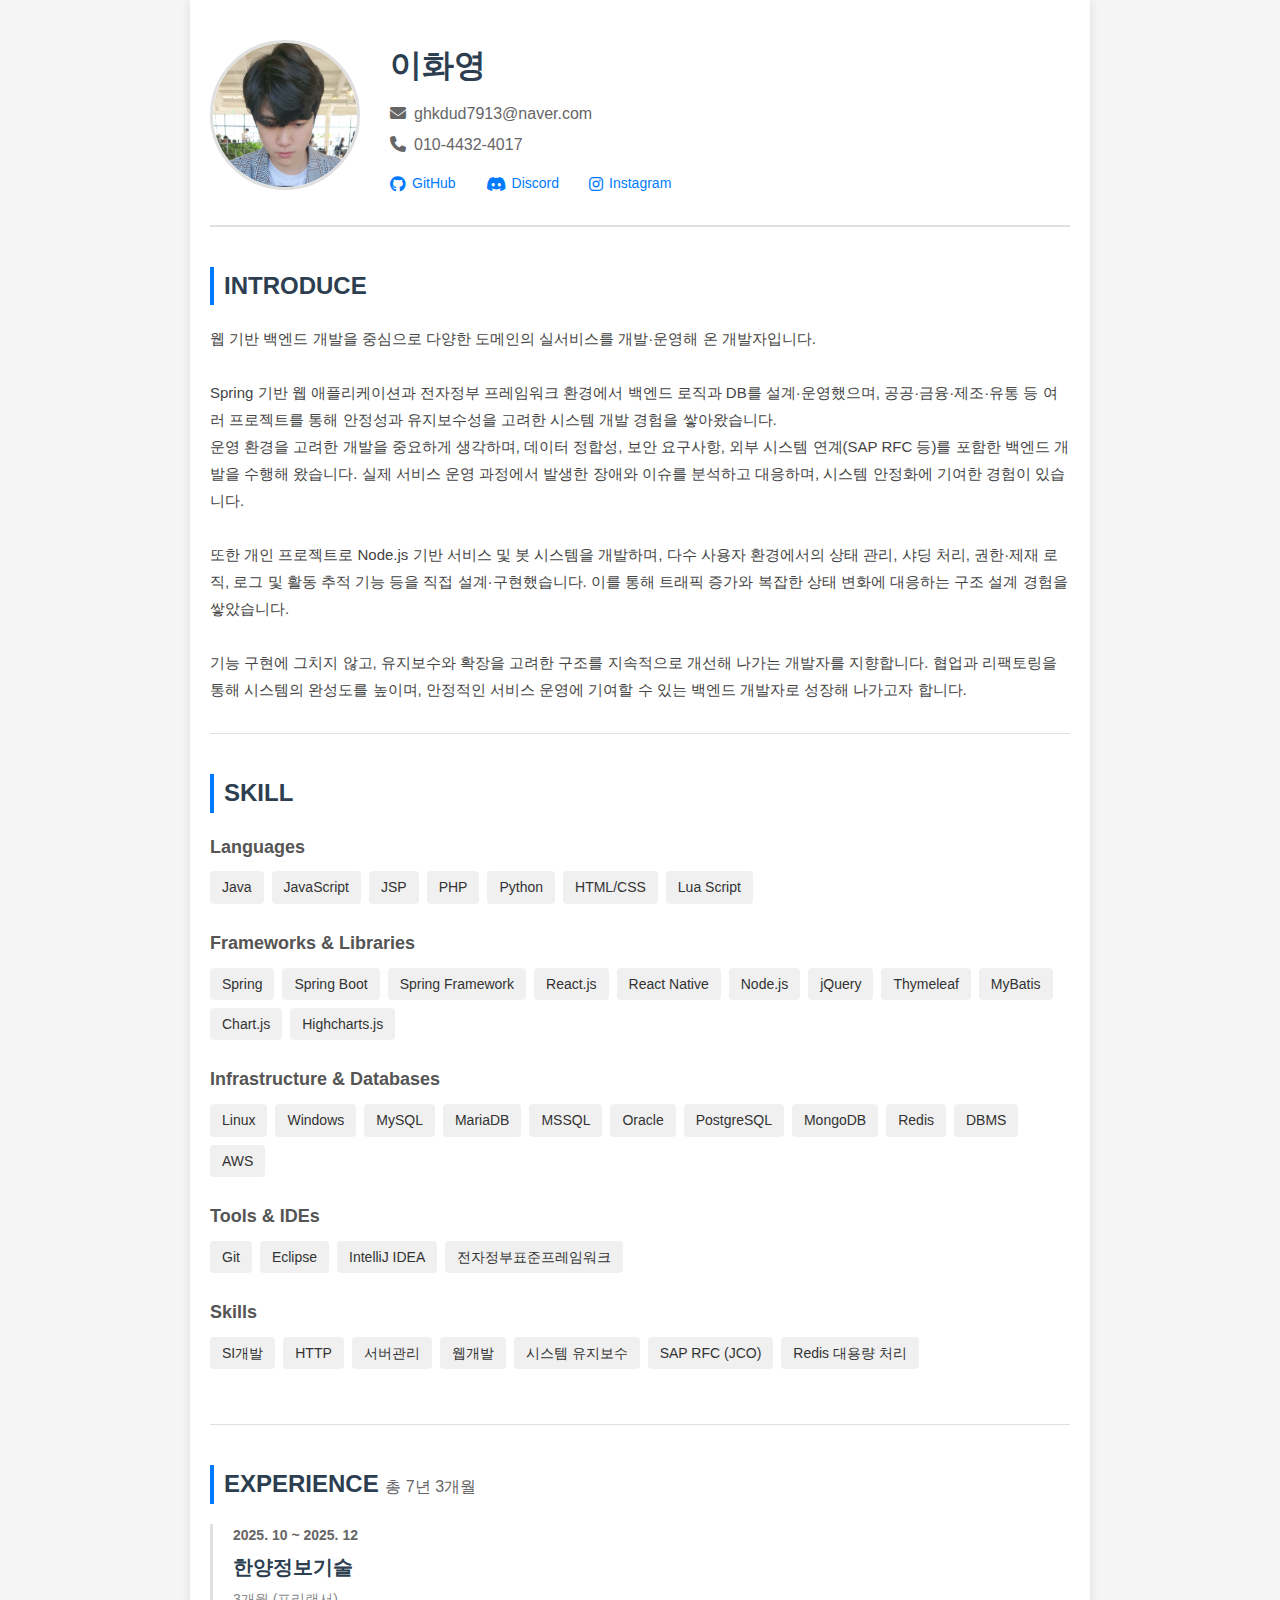
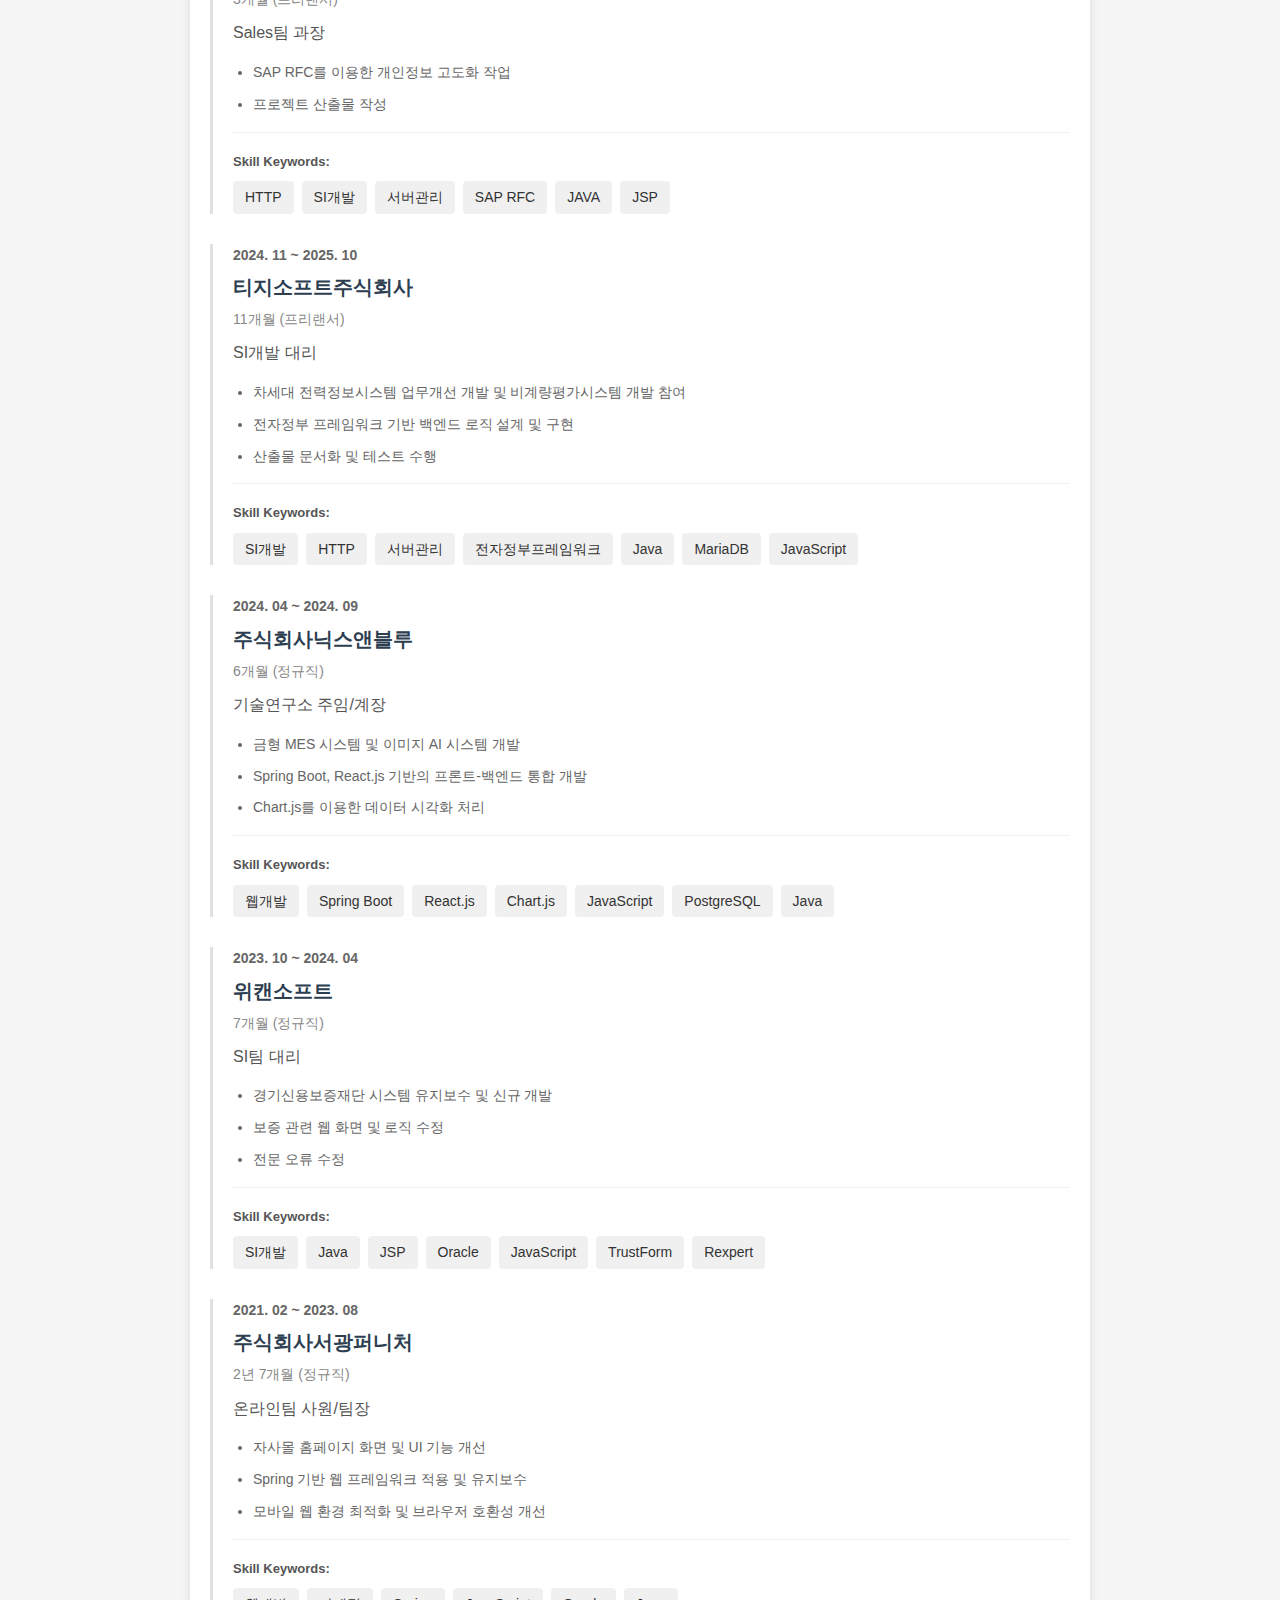
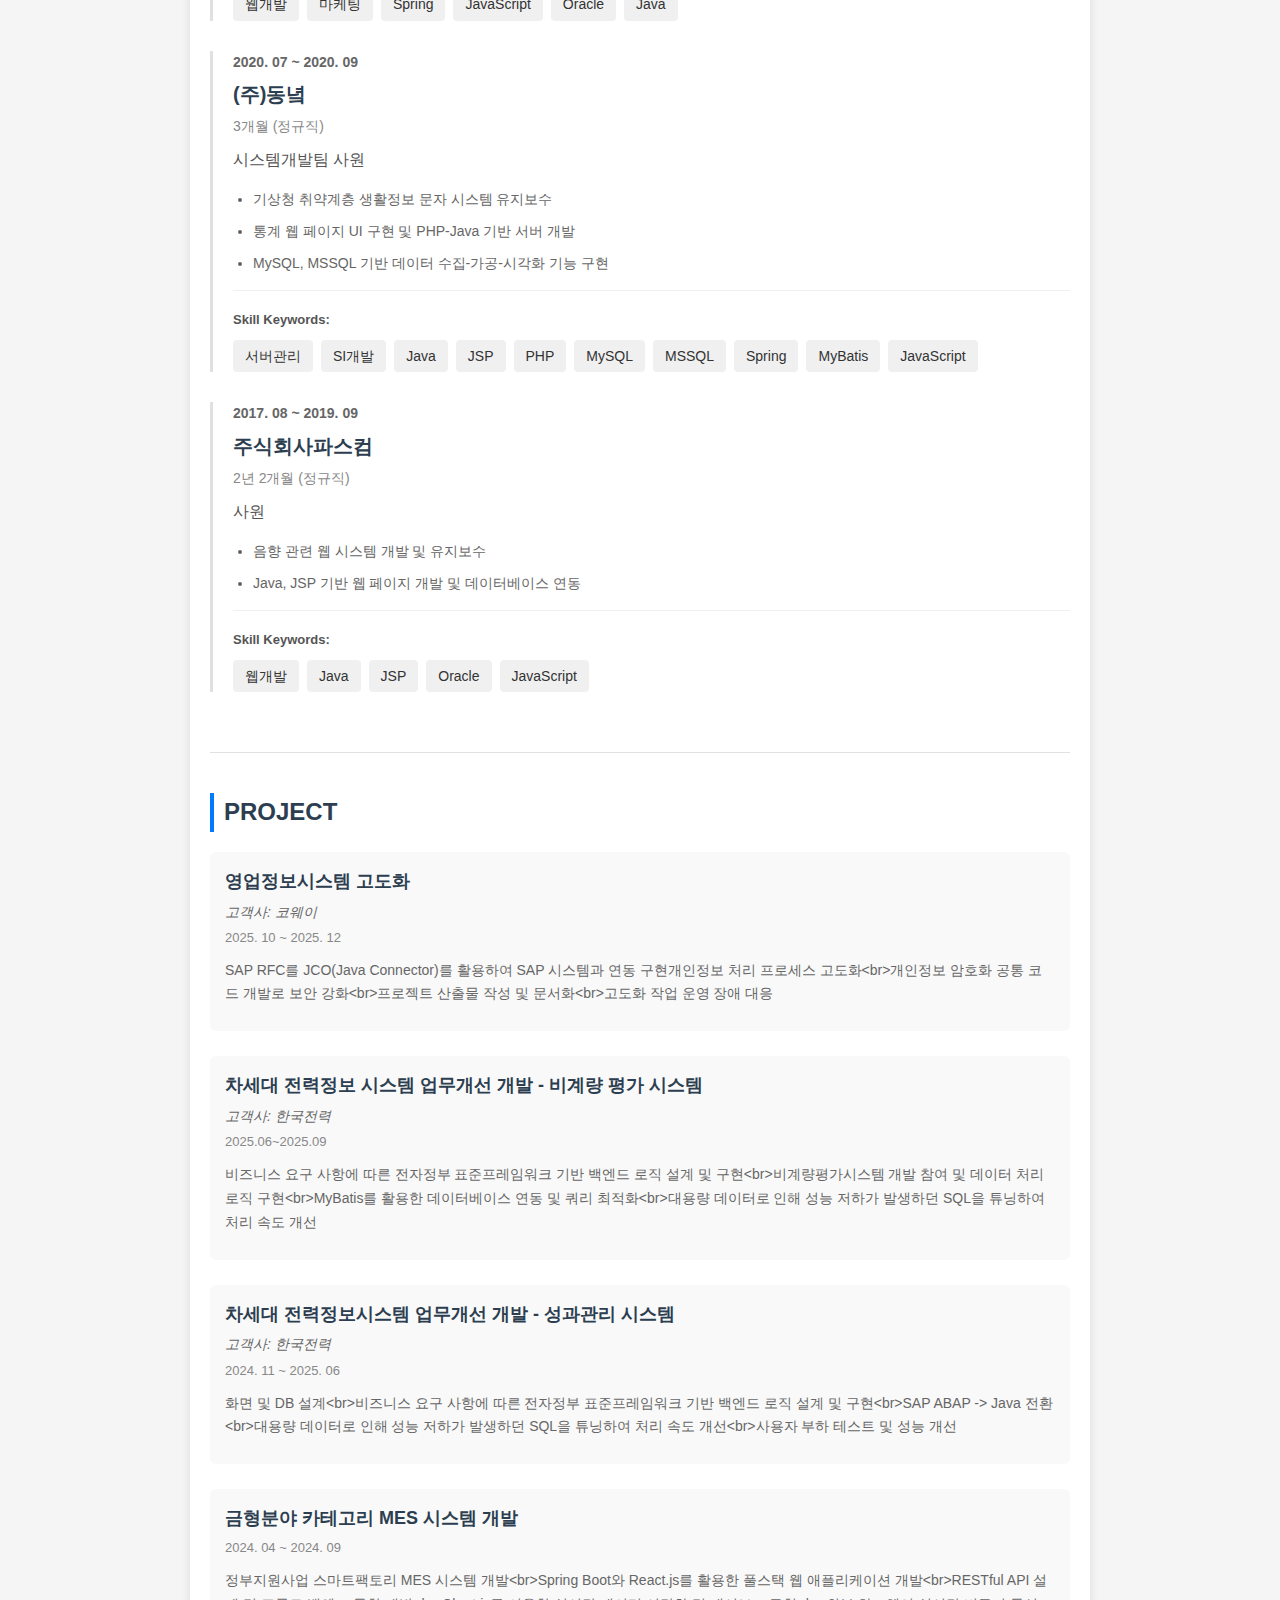
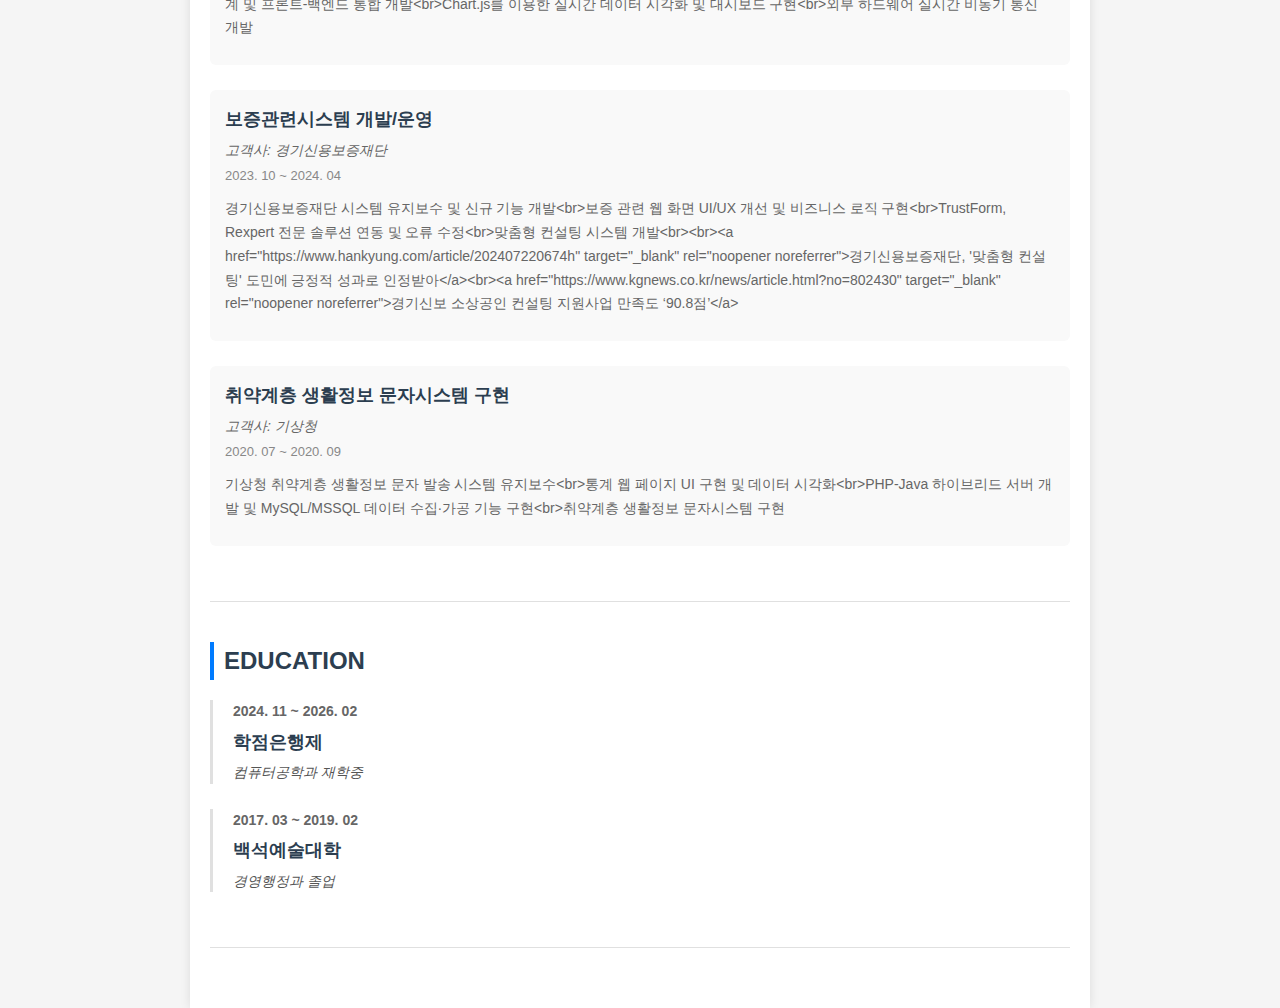
<file: index-deploy.html>
<!DOCTYPE html>
<html lang="ko">
<head>
    <meta charset="UTF-8">
    <meta name="viewport" content="width=device-width, initial-scale=1.0">
    <title>Profile - 개발 경력기술서</title>
    <link rel="stylesheet" href="https://cdnjs.cloudflare.com/ajax/libs/font-awesome/6.4.0/css/all.min.css">
    <link rel="stylesheet" href="styles.css">
</head>
<body>
    <div class="container" style="padding-top: 40px;">
        <div class="profile-section" id="profileSection">
            <div class="profile-header">
                <div class="profile-image-container">
                    <img id="profileImage" src="" alt="Profile" class="profile-image">
                </div>
                <div class="profile-info">
                    <h1 id="profileName">이름</h1>
                    <p id="profileEmail">이메일</p>
                    <p id="profilePhone" class="contact-info"></p>
                    <div class="profile-links" id="profileLinks"></div>
                </div>
            </div>
        </div>

        <div class="section" id="introduceSection">
            <h2>INTRODUCE</h2>
            <div id="introduceContent" class="content"></div>
        </div>

        <div class="section" id="skillSection">
            <h2>SKILL</h2>
            <div id="skillContent"></div>
        </div>

        <div class="section" id="experienceSection">
            <h2>EXPERIENCE</h2>
            <div id="experienceContent"></div>
        </div>

        <div class="section" id="projectSection">
            <h2>PROJECT</h2>
            <div id="projectContent"></div>
        </div>

        <div class="section" id="opensourceSection">
            <h2>OPEN SOURCE</h2>
            <div id="opensourceContent"></div>
        </div>

        <div class="section" id="educationSection">
            <h2>EDUCATION</h2>
            <div id="educationContent"></div>
        </div>

        <div class="section" id="etcSection">
            <h2>ETC</h2>
            <div id="etcContent"></div>
        </div>

        <div class="section" id="articleSection">
            <h2>ARTICLE</h2>
            <div id="articleContent"></div>
        </div>

        <div class="section" id="coverLetterSection">
            <h2>COVER LETTER</h2>
            <div id="coverLetterContent"></div>
        </div>

        <div class="section" id="portfolioSection">
            <h2>PORTFOLIO</h2>
            <div id="portfolioContent"></div>
        </div>
    </div>

    <!-- 최상단 이동 버튼 -->
    <button id="scrollToTopBtn" class="scroll-to-top-btn" title="맨 위로">
        <i class="fas fa-arrow-up"></i>
    </button>

    <script src="script.js"></script>
    <script>
        // etteuProfile.html 전용 스크립트 - profile-data.json 파일에서 데이터 로드
        document.addEventListener('DOMContentLoaded', async function() {
            try {
                // profile-data.json 파일 읽기
                const response = await fetch('profile-data.json');
                if (!response.ok) {
                    throw new Error(`HTTP error! status: ${response.status}`);
                }
                const data = await response.json();
                
                // ProfileData.load()를 임시로 오버라이드하여 JSON 데이터 반환
                const originalLoad = ProfileData.load;
                ProfileData.load = function() {
                    return data;
                };
                
                // 렌더링 실행
                renderProfile();
                
                // 원래 함수 복원 (필요한 경우)
                // ProfileData.load = originalLoad;
                
                // 스크롤 투 탑 초기화
                initScrollToTop();
            } catch (error) {
                console.error('데이터 로드 오류:', error);
                alert('profile-data.json 파일을 불러오는 중 오류가 발생했습니다.\n\n오류: ' + error.message);
            }
        });
    </script>
</body>
</html>
</file>
<file: styles.css>
* {
    margin: 0;
    padding: 0;
    box-sizing: border-box;
}

body {
    font-family: -apple-system, BlinkMacSystemFont, 'Segoe UI', 'Roboto', 'Oxygen', 'Ubuntu', 'Cantarell', 'Fira Sans', 'Droid Sans', 'Helvetica Neue', sans-serif;
    line-height: 1.6;
    color: #333;
    background-color: #f5f5f5;
}

.container {
    max-width: 900px;
    margin: 0 auto;
    padding: 20px;
    background-color: #fff;
    box-shadow: 0 0 10px rgba(0,0,0,0.1);
}

.header-actions {
    text-align: right;
    margin-bottom: 20px;
}

.edit-btn, .save-btn, .cancel-btn, .reset-btn, .pdf-btn, .view-btn, .backup-btn, .restore-btn {
    padding: 10px 20px;
    background-color: #007bff;
    color: white;
    border: none;
    border-radius: 4px;
    cursor: pointer;
    font-size: 14px;
    margin-left: 10px;
    display: inline-flex;
    align-items: center;
    gap: 8px;
}

.reset-btn {
    background-color: #ffc107;
    color: #333;
}

.reset-btn:hover {
    background-color: #e0a800;
}

.pdf-btn {
    background-color: #dc3545;
}

.pdf-btn:hover {
    background-color: #c82333;
}

.view-btn {
    background-color: #28a745;
}

.view-btn:hover {
    background-color: #218838;
}

.backup-btn {
    background-color: #17a2b8;
}

.backup-btn:hover {
    background-color: #138496;
}

.restore-btn {
    background-color: #6c757d;
}

.restore-btn:hover {
    background-color: #5a6268;
}

.edit-btn:hover, .save-btn:hover {
    background-color: #0056b3;
}

.cancel-btn {
    background-color: #6c757d;
}

.cancel-btn:hover {
    background-color: #545b62;
}

.profile-section {
    margin-bottom: 40px;
    padding-bottom: 30px;
    border-bottom: 2px solid #e0e0e0;
    page-break-inside: avoid;
    break-inside: avoid;
}

.profile-header {
    display: flex;
    align-items: flex-start;
    gap: 30px;
}

.profile-image-container {
    flex-shrink: 0;
}

.profile-image {
    width: 150px;
    height: 150px;
    border-radius: 50%;
    object-fit: cover;
    border: 3px solid #e0e0e0;
}

.profile-info {
    flex: 1;
}

.profile-info h1 {
    font-size: 32px;
    margin-bottom: 10px;
    color: #2c3e50;
}

.profile-info p {
    font-size: 16px;
    color: #666;
    margin-bottom: 5px;
}

.contact-info {
    display: none;
}

.contact-info.show {
    display: block;
}

.profile-links {
    margin-top: 15px;
    display: flex;
    flex-wrap: wrap;
    gap: 15px;
}

.profile-links a {
    color: #007bff;
    text-decoration: none;
    font-size: 14px;
    display: inline-flex;
    align-items: center;
    gap: 6px;
    margin-right: 15px;
}

.profile-links a:hover {
    text-decoration: underline;
}

.profile-links a i {
    font-size: 16px;
}

.section {
    margin-bottom: 40px;
    padding-bottom: 30px;
    border-bottom: 1px solid #e0e0e0;
    page-break-inside: avoid;
    break-inside: avoid;
}

.section.hidden {
    display: none;
}

.section h2 {
    font-size: 24px;
    margin-bottom: 20px;
    color: #2c3e50;
    border-left: 4px solid #007bff;
    padding-left: 10px;
}

.content {
    font-size: 15px;
    line-height: 1.8;
    color: #444;
    white-space: pre-line;
}

/* SKILL 스타일 */
.skill-category {
    margin-bottom: 25px;
    page-break-inside: avoid;
    break-inside: avoid;
}

.skill-category h3 {
    font-size: 18px;
    margin-bottom: 10px;
    color: #555;
}

.skill-items {
    display: flex;
    flex-wrap: wrap;
    gap: 8px;
}

.skill-item {
    display: inline-block;
    padding: 5px 12px;
    background-color: #f0f0f0;
    border-radius: 4px;
    font-size: 14px;
    color: #333;
}

/* EXPERIENCE 스타일 */
.experience-item {
    margin-bottom: 30px;
    padding-left: 20px;
    border-left: 3px solid #e0e0e0;
    page-break-inside: avoid;
    break-inside: avoid;
}

.experience-header {
    margin-bottom: 10px;
}

.experience-period {
    font-size: 14px;
    color: #666;
    font-weight: 600;
    margin-bottom: 5px;
}

.experience-company {
    font-size: 20px;
    font-weight: 600;
    color: #2c3e50;
    margin-bottom: 5px;
}

.experience-duration {
    font-size: 14px;
    color: #888;
    margin-bottom: 10px;
}

.experience-role {
    font-size: 16px;
    color: #555;
    margin-bottom: 15px;
    font-weight: 500;
}

.experience-description {
    font-size: 14px;
    color: #666;
    line-height: 1.7;
}

.experience-description ul {
    margin-left: 20px;
    margin-top: 10px;
}

.experience-description li {
    margin-bottom: 8px;
}

.experience-skills {
    margin-top: 15px;
    padding-top: 15px;
    border-top: 1px solid #f0f0f0;
}

.experience-skills strong {
    font-size: 13px;
    color: #555;
}

.experience-skills .skill-items {
    margin-top: 8px;
}

/* PROJECT 스타일 */
.project-item {
    margin-bottom: 25px;
    padding: 15px;
    background-color: #f9f9f9;
    border-radius: 6px;
    page-break-inside: avoid;
    break-inside: avoid;
}

.project-header {
    margin-bottom: 10px;
}

.project-name {
    font-size: 18px;
    font-weight: 600;
    color: #2c3e50;
    margin-bottom: 5px;
}

.project-period {
    font-size: 13px;
    color: #888;
    margin-bottom: 10px;
}

.project-description {
    font-size: 14px;
    color: #666;
    line-height: 1.7;
    margin-bottom: 10px;
}

.project-skills {
    margin-top: 15px;
    padding-top: 15px;
    border-top: 1px solid #f0f0f0;
}

.project-skills strong {
    font-size: 13px;
    color: #555;
    display: block;
    margin-bottom: 8px;
}

.project-skills .skill-items {
    margin-top: 8px;
}

.project-links {
    margin-top: 10px;
}

.project-links a {
    color: #007bff;
    text-decoration: none;
    font-size: 13px;
    margin-right: 15px;
}

.project-links a:hover {
    text-decoration: underline;
}

/* OPEN SOURCE 스타일 */
.opensource-item {
    margin-bottom: 20px;
    padding: 15px;
    background-color: #f9f9f9;
    border-radius: 6px;
    page-break-inside: avoid;
    break-inside: avoid;
}

.opensource-name {
    font-size: 18px;
    font-weight: 600;
    color: #2c3e50;
    margin-bottom: 8px;
}

.opensource-description {
    font-size: 14px;
    color: #666;
    line-height: 1.7;
    margin-bottom: 10px;
}

.opensource-links {
    margin-top: 10px;
}

.opensource-links a {
    color: #007bff;
    text-decoration: none;
    font-size: 13px;
    margin-right: 15px;
}

.opensource-links a:hover {
    text-decoration: underline;
}

/* EDUCATION 스타일 */
.education-item {
    margin-bottom: 25px;
    padding-left: 20px;
    border-left: 3px solid #e0e0e0;
    page-break-inside: avoid;
    break-inside: avoid;
}

.education-period {
    font-size: 14px;
    color: #666;
    font-weight: 600;
    margin-bottom: 5px;
}

.education-school {
    font-size: 18px;
    font-weight: 600;
    color: #2c3e50;
    margin-bottom: 5px;
}

.education-major {
    font-size: 14px;
    color: #555;
    font-style: italic;
}

/* ETC 스타일 */
.etc-item {
    margin-bottom: 20px;
    padding-left: 20px;
    border-left: 3px solid #e0e0e0;
    page-break-inside: avoid;
    break-inside: avoid;
}

.etc-period {
    font-size: 14px;
    color: #666;
    font-weight: 600;
    margin-bottom: 5px;
}

.etc-title {
    font-size: 18px;
    font-weight: 600;
    color: #2c3e50;
    margin-bottom: 5px;
}

.etc-role {
    font-size: 14px;
    color: #555;
    margin-bottom: 8px;
}

.etc-description {
    font-size: 14px;
    color: #666;
    line-height: 1.7;
}

/* ARTICLE 스타일 */
.article-list {
    list-style: none;
}

.article-item {
    margin-bottom: 10px;
    padding-left: 15px;
    position: relative;
}

.article-item::before {
    content: "•";
    position: absolute;
    left: 0;
    color: #007bff;
    font-weight: bold;
}

.article-item a {
    color: #333;
    text-decoration: none;
    font-size: 14px;
}

.article-item a:hover {
    color: #007bff;
    text-decoration: underline;
}

/* 최상단 이동 버튼 */
.scroll-to-top-btn {
    position: fixed;
    bottom: 30px;
    right: 30px;
    width: 50px;
    height: 50px;
    background-color: #007bff;
    color: white;
    border: none;
    border-radius: 50%;
    cursor: pointer;
    display: none;
    align-items: center;
    justify-content: center;
    font-size: 20px;
    box-shadow: 0 4px 12px rgba(0, 0, 0, 0.15);
    z-index: 1000;
    transition: all 0.3s ease;
}

.scroll-to-top-btn:hover {
    background-color: #0056b3;
    transform: translateY(-3px);
    box-shadow: 0 6px 16px rgba(0, 0, 0, 0.2);
}

/* 프로젝트 고객사 스타일 */
.project-client {
    font-size: 14px;
    color: #666;
    margin-bottom: 5px;
    font-style: italic;
}

/* 자기소개서 스타일 */
.cover-letter-item {
    margin-bottom: 30px;
    padding: 20px;
    background-color: #f9f9f9;
    border-radius: 6px;
    page-break-inside: avoid;
    break-inside: avoid;
}

.cover-letter-header {
    margin-bottom: 15px;
    padding-bottom: 10px;
    border-bottom: 2px solid #e0e0e0;
}

.cover-letter-header h3 {
    font-size: 20px;
    color: #2c3e50;
    margin-bottom: 5px;
}

.cover-letter-subtitle {
    font-size: 14px;
    color: #666;
    font-style: italic;
    margin-top: 5px;
    font-weight: normal;
}

.cover-letter-content {
    line-height: 1.8;
    white-space: pre-wrap;
    color: #333;
}

/* 포트폴리오 스타일 */
.portfolio-item {
    margin-bottom: 40px;
    padding: 20px;
    background-color: #f9f9f9;
    border-radius: 6px;
    page-break-inside: avoid;
    break-inside: avoid;
}

.portfolio-header {
    display: flex;
    justify-content: space-between;
    align-items: center;
    margin-bottom: 15px;
    padding-bottom: 10px;
    border-bottom: 2px solid #e0e0e0;
}

.portfolio-header h3 {
    font-size: 20px;
    color: #2c3e50;
    margin: 0;
}

.portfolio-link-btn {
    display: inline-flex;
    align-items: center;
    gap: 5px;
    padding: 8px 16px;
    background-color: #007bff;
    color: white;
    text-decoration: none;
    border-radius: 4px;
    font-size: 14px;
    transition: background-color 0.3s;
}

.portfolio-link-btn:hover {
    background-color: #0056b3;
}

.portfolio-image-container {
    margin: 20px 0;
    text-align: center;
}

.portfolio-image {
    max-width: 100%;
    height: auto;
    border-radius: 6px;
    box-shadow: 0 2px 8px rgba(0,0,0,0.1);
}

.portfolio-description {
    margin: 15px 0;
    line-height: 1.8;
    color: #333;
}

.portfolio-skills {
    margin-top: 15px;
    padding-top: 15px;
    border-top: 1px solid #e0e0e0;
}

.portfolio-skills strong {
    font-size: 13px;
    color: #555;
    display: block;
    margin-bottom: 8px;
}

@media (max-width: 768px) {
    .profile-header {
        flex-direction: column;
        align-items: center;
        text-align: center;
    }

    .profile-image {
        width: 120px;
        height: 120px;
    }

    .container {
        padding: 15px;
    }
    
    .scroll-to-top-btn {
        bottom: 20px;
        right: 20px;
        width: 45px;
        height: 45px;
        font-size: 18px;
    }
}
</file>
<file: edit-styles.css>
.edit-section {
    margin-bottom: 40px;
    padding: 25px;
    background-color: #f9f9f9;
    border-radius: 8px;
    border: 1px solid #e0e0e0;
}

.edit-section h2 {
    font-size: 22px;
    margin-bottom: 20px;
    color: #2c3e50;
    border-bottom: 2px solid #007bff;
    padding-bottom: 10px;
}

.form-group {
    margin-bottom: 20px;
}

.form-group label {
    display: block;
    margin-bottom: 8px;
    font-weight: 600;
    color: #555;
    font-size: 14px;
}

.form-group input[type="text"],
.form-group input[type="email"],
.form-group input[type="url"],
.form-group input[type="file"],
.form-group textarea {
    width: 100%;
    padding: 10px;
    border: 1px solid #ddd;
    border-radius: 4px;
    font-size: 14px;
    font-family: inherit;
}

.form-group textarea {
    resize: vertical;
    min-height: 150px;
}

/* 모달 스타일 */
.modal {
    display: none;
    position: fixed;
    z-index: 1000;
    left: 0;
    top: 0;
    width: 100%;
    height: 100%;
    overflow: auto;
    background-color: rgba(0, 0, 0, 0.5);
}

.modal-content {
    background-color: #fefefe;
    margin: 10% auto;
    padding: 0;
    border: 1px solid #888;
    border-radius: 8px;
    width: 90%;
    max-width: 500px;
    box-shadow: 0 4px 6px rgba(0, 0, 0, 0.1);
}

.modal-header {
    display: flex;
    justify-content: space-between;
    align-items: center;
    padding: 20px;
    border-bottom: 1px solid #e0e0e0;
}

.modal-header h3 {
    margin: 0;
    font-size: 20px;
    color: #333;
}

.modal-close {
    background: none;
    border: none;
    font-size: 28px;
    font-weight: bold;
    color: #aaa;
    cursor: pointer;
    padding: 0;
    width: 30px;
    height: 30px;
    display: flex;
    align-items: center;
    justify-content: center;
}

.modal-close:hover,
.modal-close:focus {
    color: #000;
}

.modal-body {
    padding: 20px;
}

.modal-footer {
    display: flex;
    justify-content: flex-end;
    gap: 10px;
    padding: 20px;
    border-top: 1px solid #e0e0e0;
}

.paste-btn {
    font-size: 12px;
}

.paste-btn:hover {
    background: #e0e0e0 !important;
}

.form-group input[type="checkbox"] {
    margin-right: 8px;
    width: 18px;
    height: 18px;
    cursor: pointer;
}

.add-btn {
    padding: 10px 20px;
    background-color: #28a745;
    color: white;
    border: none;
    border-radius: 4px;
    cursor: pointer;
    font-size: 14px;
    margin-bottom: 20px;
}

.add-btn:hover {
    background-color: #218838;
}

.edit-item {
    background-color: white;
    padding: 20px;
    margin-bottom: 15px;
    border-radius: 6px;
    border: 1px solid #ddd;
    position: relative;
}

.edit-item-header {
    display: flex;
    justify-content: space-between;
    align-items: center;
    margin-bottom: 15px;
}

.edit-item-title {
    font-weight: 600;
    color: #2c3e50;
    font-size: 16px;
}

.delete-btn {
    padding: 5px 15px;
    background-color: #dc3545;
    color: white;
    border: none;
    border-radius: 4px;
    cursor: pointer;
    font-size: 12px;
}

.delete-btn:hover {
    background-color: #c82333;
}

.move-btn {
    padding: 5px 10px;
    background-color: #6c757d;
    color: white;
    border: none;
    border-radius: 4px;
    cursor: pointer;
    font-size: 12px;
    display: inline-flex;
    align-items: center;
    justify-content: center;
}

.move-btn:hover:not(:disabled) {
    background-color: #5a6268;
}

.move-btn:disabled {
    background-color: #ccc;
    cursor: not-allowed;
    opacity: 0.5;
}

.edit-item .form-group {
    margin-bottom: 15px;
}

.edit-item .form-group:last-child {
    margin-bottom: 0;
}

.skill-category-edit {
    background-color: white;
    padding: 20px;
    margin-bottom: 15px;
    border-radius: 6px;
    border: 1px solid #ddd;
}

.skill-category-edit-header {
    display: flex;
    justify-content: space-between;
    align-items: center;
    margin-bottom: 15px;
}

.skill-items-edit {
    display: flex;
    flex-wrap: wrap;
    gap: 8px;
    margin-top: 10px;
}

.skill-tag {
    display: inline-flex;
    align-items: center;
    padding: 5px 12px;
    background-color: #f0f0f0;
    border-radius: 4px;
    font-size: 14px;
}

.skill-tag-remove {
    margin-left: 8px;
    cursor: pointer;
    color: #dc3545;
    font-weight: bold;
}

.skill-input-container {
    margin-top: 10px;
}

.skill-input-container input {
    width: auto;
    min-width: 200px;
    display: inline-block;
    margin-right: 10px;
}

.add-skill-btn {
    padding: 8px 15px;
    background-color: #17a2b8;
    color: white;
    border: none;
    border-radius: 4px;
    cursor: pointer;
    font-size: 13px;
}

.add-skill-btn:hover {
    background-color: #138496;
}

.experience-period-inputs {
    display: flex;
    gap: 10px;
    align-items: center;
}

.experience-period-inputs input {
    flex: 1;
}

.experience-period-inputs span {
    color: #666;
}

.experience-description-textarea {
    min-height: 120px;
}

.project-links-edit,
.opensource-links-edit {
    margin-top: 10px;
}

.link-item {
    display: flex;
    gap: 10px;
    margin-bottom: 10px;
    align-items: center;
}

.link-item input {
    flex: 1;
}

.link-item button {
    padding: 8px 12px;
    background-color: #dc3545;
    color: white;
    border: none;
    border-radius: 4px;
    cursor: pointer;
    font-size: 12px;
}

.add-link-btn {
    padding: 8px 15px;
    background-color: #17a2b8;
    color: white;
    border: none;
    border-radius: 4px;
    cursor: pointer;
    font-size: 13px;
    margin-top: 10px;
}

.add-link-btn:hover {
    background-color: #138496;
}

/* 이미지 크롭 스타일 */
.crop-preview-container {
    margin: 20px 0;
    text-align: center;
}

.crop-preview-wrapper {
    position: relative;
    display: inline-block;
    max-width: 100%;
}

#cropPreviewImage {
    max-width: 400px;
    max-height: 400px;
    display: block;
}

.crop-overlay {
    position: absolute;
    border: 3px solid #007bff;
    box-shadow: 0 0 0 9999px rgba(0, 0, 0, 0.5);
    pointer-events: auto;
    cursor: move;
    border-radius: 50%;
    box-sizing: border-box;
    user-select: none;
}

.crop-overlay::before {
    content: '';
    position: absolute;
    top: 50%;
    left: 50%;
    transform: translate(-50%, -50%);
    width: 20px;
    height: 20px;
    border: 2px solid #007bff;
    background-color: rgba(255, 255, 255, 0.8);
    border-radius: 50%;
    pointer-events: none;
}

.crop-controls {
    margin-top: 15px;
    display: flex;
    align-items: center;
    gap: 10px;
    flex-wrap: wrap;
}

.crop-controls label {
    margin: 0;
}

.crop-controls input[type="range"] {
    width: 200px;
}

.apply-crop-btn {
    padding: 8px 15px;
    background-color: #28a745;
    color: white;
    border: none;
    border-radius: 4px;
    cursor: pointer;
    font-size: 14px;
}

.apply-crop-btn:hover {
    background-color: #218838;
}

/* 리치 텍스트 에디터 스타일 */
.rich-text-editor {
    border: 1px solid #ddd;
    border-radius: 4px;
    overflow: hidden;
}

.editor-toolbar {
    background-color: #f8f9fa;
    padding: 8px;
    border-bottom: 1px solid #ddd;
    display: flex;
    gap: 5px;
    flex-wrap: wrap;
    align-items: center;
}

.toolbar-btn {
    padding: 6px 12px;
    background-color: white;
    border: 1px solid #ddd;
    border-radius: 3px;
    cursor: pointer;
    font-size: 14px;
    font-weight: bold;
}

.toolbar-btn:hover {
    background-color: #e9ecef;
}

.toolbar-select {
    padding: 6px 8px;
    border: 1px solid #ddd;
    border-radius: 3px;
    background-color: white;
    font-size: 13px;
    cursor: pointer;
}

.toolbar-color {
    width: 40px;
    height: 30px;
    border: 1px solid #ddd;
    border-radius: 3px;
    cursor: pointer;
    padding: 2px;
}

.rich-text-content {
    min-height: 200px;
    padding: 15px;
    outline: none;
    background-color: white;
}

.rich-text-content:focus {
    outline: 2px solid #007bff;
    outline-offset: -2px;
}

.rich-text-content p {
    margin: 0 0 10px 0;
}

.rich-text-content p:last-child {
    margin-bottom: 0;
}

.rich-text-content ul {
    margin: 10px 0;
    padding-left: 20px;
}

.rich-text-content li {
    margin-bottom: 5px;
}

/* 경력 입력 필드 스타일 */
.experience-start-date,
.experience-end-date {
    width: 100%;
    padding: 10px;
    border: 1px solid #ddd;
    border-radius: 4px;
    font-size: 14px;
}

.experience-employment-type {
    width: 100%;
    padding: 10px;
    border: 1px solid #ddd;
    border-radius: 4px;
    font-size: 14px;
    background-color: white;
}
</file>
